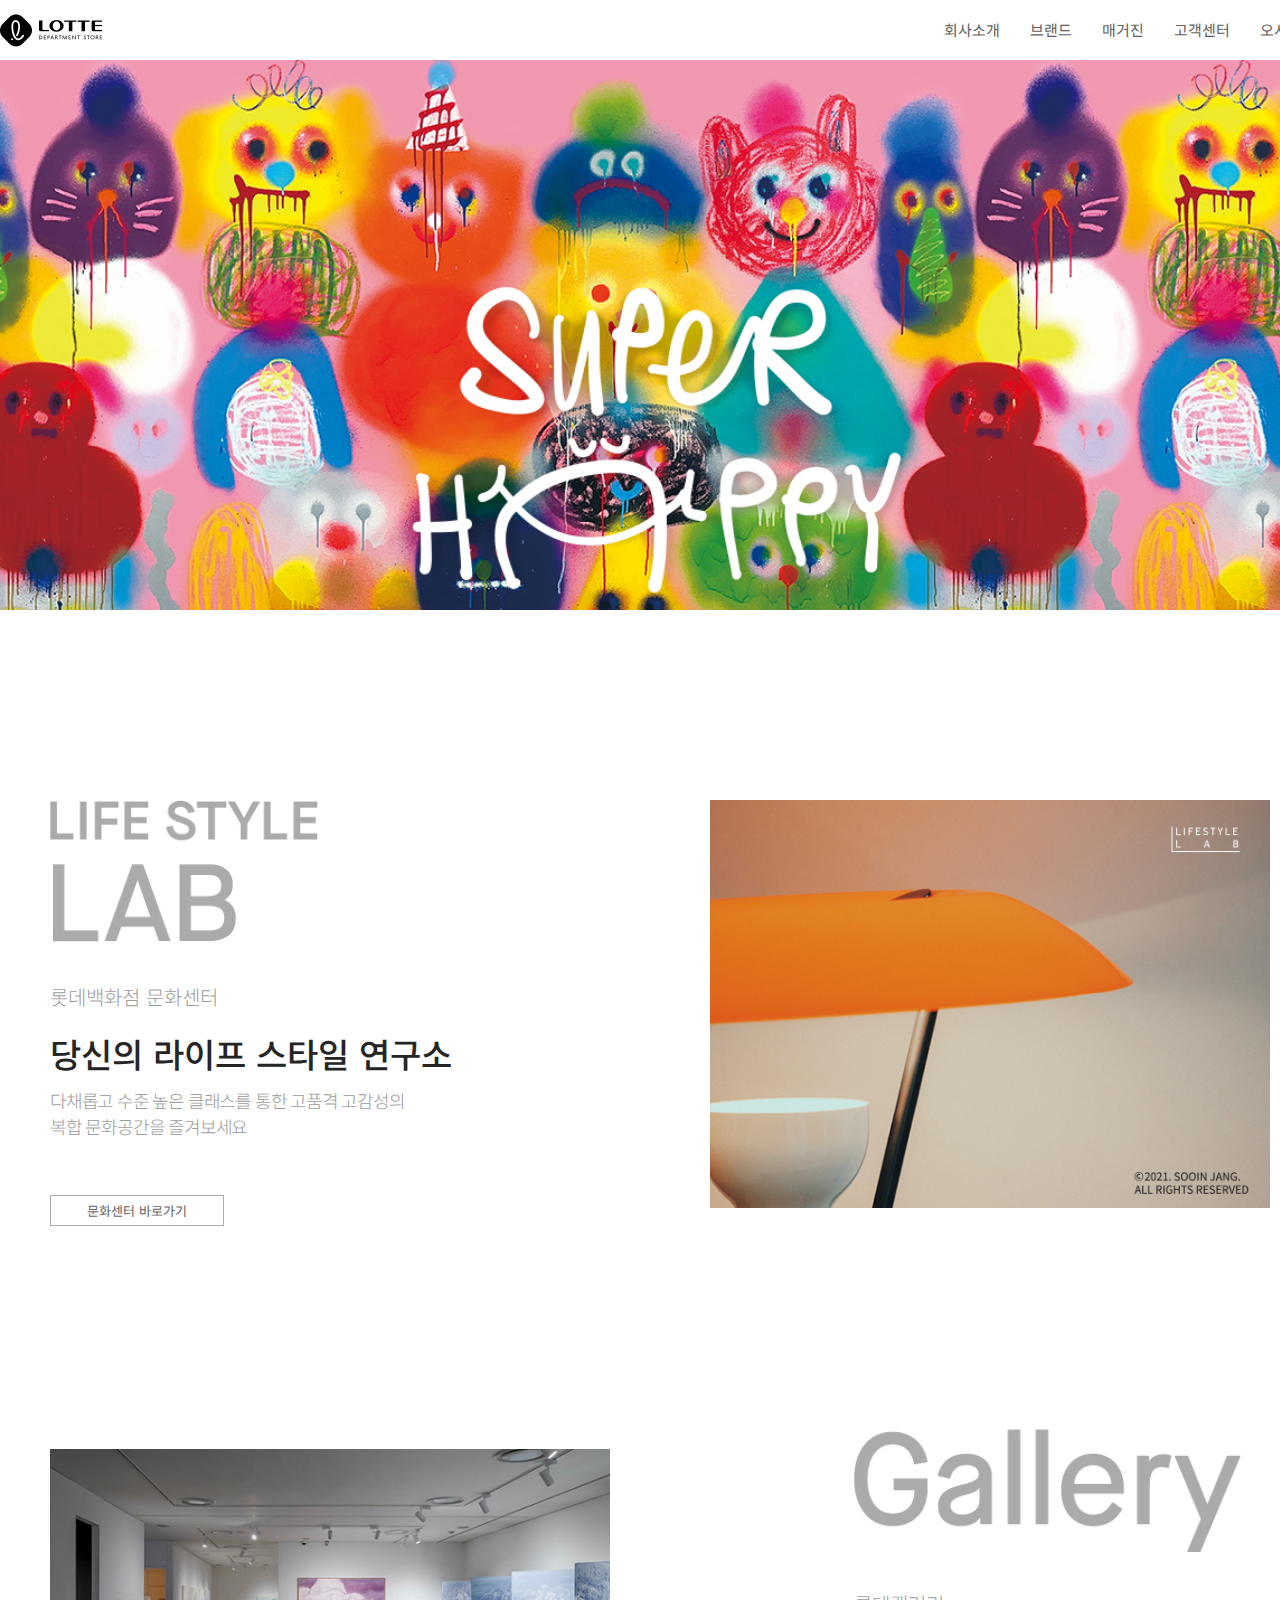
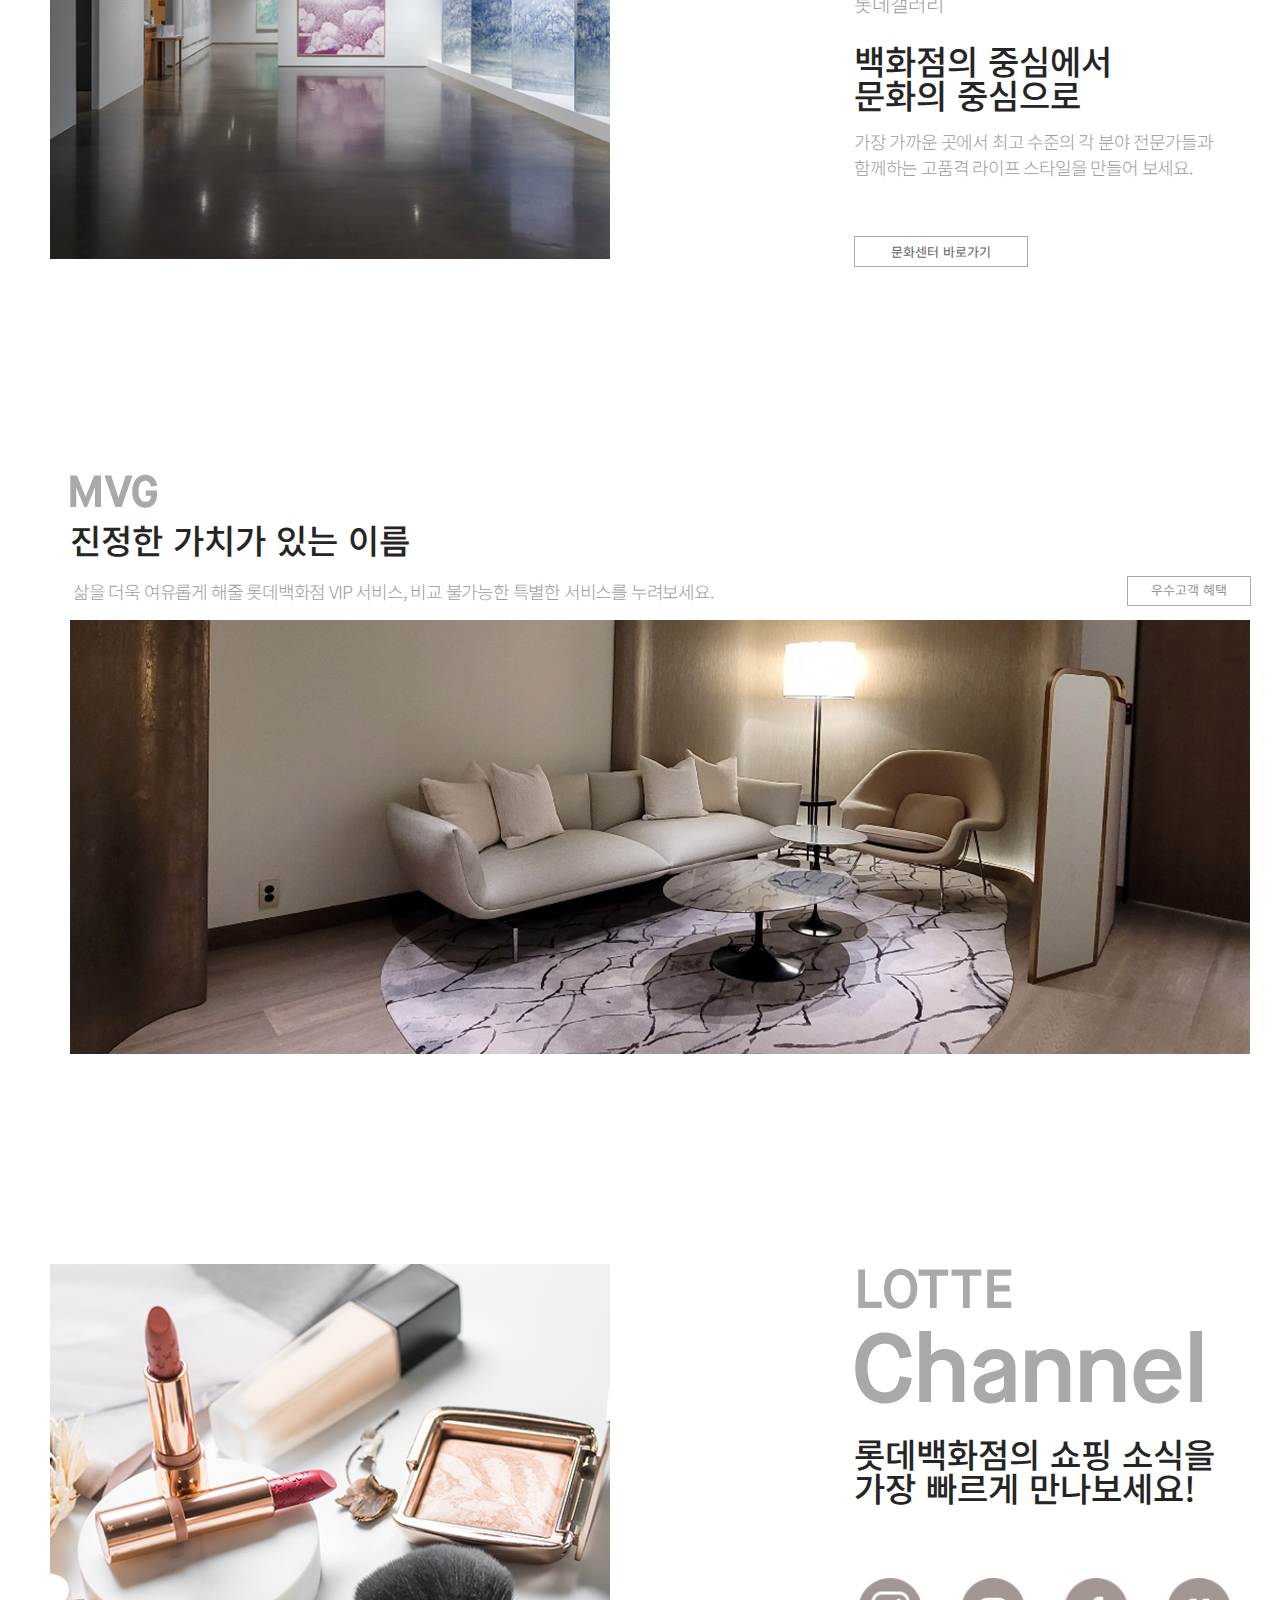
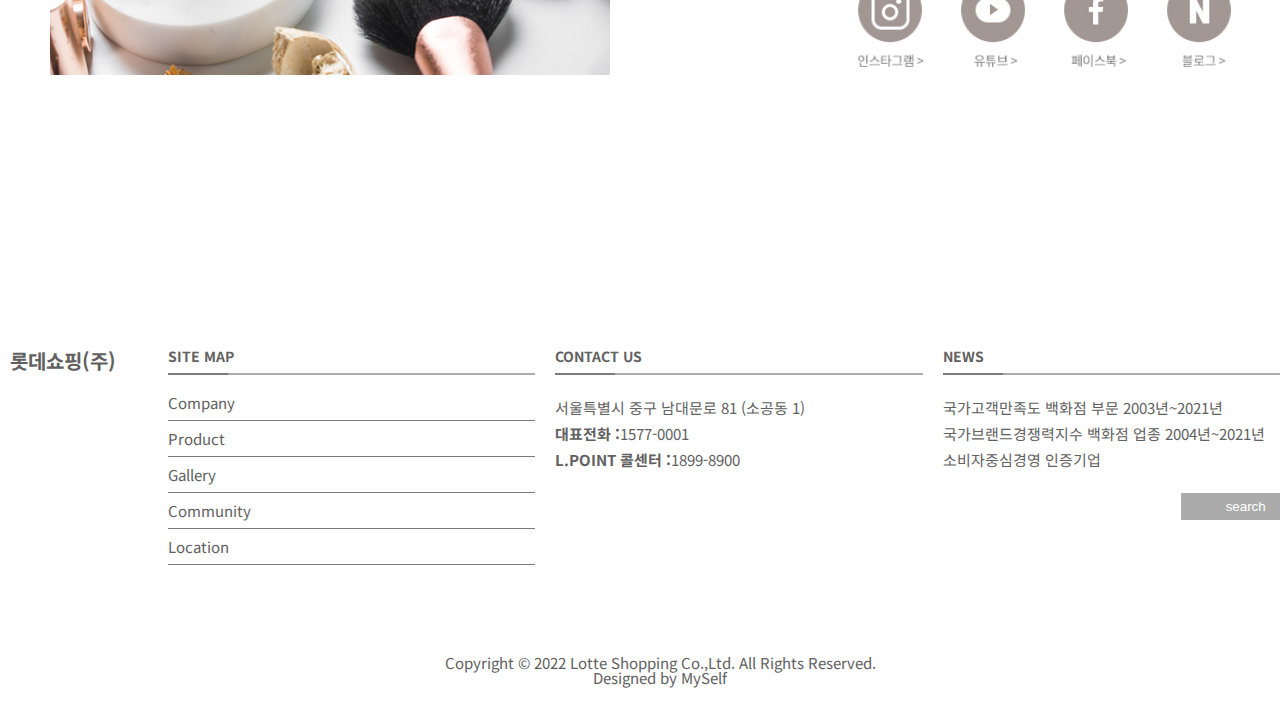
<file: index.html>
<!DOCTYPE html>
<html lang="ko" dir="ltr">
  <head>
    <title>롯데백화점</title>
    <meta charset="utf-8">
    <meta name="viewport" content="width=device-width, initial-scale=1, maximum-scale=1, minimum-scale=1, user-scalable=no">
    <link rel="stylesheet" href="./css/style.min.css">
    <script type="text/javascript" src="./js/jquery.min.js"></script>
    <script type="text/javascript" src="./js/common.js"></script>
  </head>
  <body>
    <div id="wrap">
      <header id="header">
        <!--로고-->
        <h1 id="top-logo">
          <a href="./index.html">LOTTE DEPARTMENT STORE</a>
        </h1>
        <!--메인메뉴-->
        <nav id="top-nav">
          <ul>
            <li>
              <a href="./company/introduce.html">회사소개</a>
              <ul class="sub-menu">
                <li><a href="./company/introduce.html">백화점소개</a></li>
                <li><a href="./company/ci.html">CI</a></li>
                <li><a href="./company/history.html">연혁</a></li>
              </ul>
            </li>
            <li><a href="./product/product.html">브랜드</a></li>
            <li><a href="./gallery/gallery.html">매거진</a></li>
            <li>
              <a href="./community/notice.html">고객센터</a>
              <ul class="sub-menu">
                <li><a href="./community/notice.html">공지사항</a></li>
                <li><a href="./community/faq.html">자주하는 질문</a></li>
              </ul>
            </li>
            <li><a href="./location/location.html">오시는 길</a></li>
          </ul>
        </nav>
      </header>
      <main>
        <!-- 메인배너 -->
        <div class="mainbanner"></div>
        <!-- 컨텐츠 영역 -->
        <div class="container">
          <div class="content">
            <div class="inner">
              <div class="box items_2">
                <div class="items">
                  <div class="culture_title"></div>
                  <p class="txt01">롯데백화점 문화센터</p>
                  <p class="txt02">당신의 라이프 스타일 연구소</p>
                  <p class="txt03">다채롭고 수준 높은 클래스를 통한 고품격 고감성의<br>복합 문화공간을 즐겨보세요</p>
                  <a href="./company/introduce.html" class="gbtn">문화센터 바로가기</a>
                </div>
                <div class="items">
                  <img src="./img/culture.jpg" alt="culture">
                </div>
              </div>
              <div class="box items_2">
                <div class="items">
                  <img src="./img/gallery.jpg" alt="gallery">
                </div>
                <div class="items right">
                  <div class="gallery_title"></div>
                  <p class="txt01">롯데갤러리</p>
                  <p class="txt02">백화점의 중심에서<br>문화의 중심으로</p>
                  <p class="txt03">가장 가까운 곳에서 최고 수준의 각 분야 전문가들과<br>함께하는 고품격 라이프 스타일을 만들어 보세요.</p>
                  <a href="./company/introduce.html" class="gbtn">문화센터 바로가기</a>
                </div>
              </div>
            </div>
            <div class="main_mvg">
              <div class="inner">
                <div class="mvg_title"></div>
                  <div class="txt02">진정한 가치가 있는 이름</div>
                  <div class="txt03">삶을 더욱 여유롭게 해줄 롯데백화점 VIP 서비스, 비교 불가능한 특별한 서비스를 누려보세요.</div>
                  <a href="#" class="gbtn">우수고객 혜택</a>
                  <div class="mvg_img">
                    <img src="./img/mvg_large.jpg" alt="mvg">
                  </div>
              </div>
            </div>
            <div class="inner main_sns">
              <div class="box items_2">
                <div class="items">
                  <img src="./img/main_sns.jpg" alt="sns">
                </div>
                <div class="items right">
                  <div class="sns_title"></div>
                  <p class="txt02">롯데백화점의 쇼핑 소식을<br>가장 빠르게 만나보세요!</p>
                  <div class="btn-list-wrap">
                    <ul class="btn_list">
                      <li>
                        <a href="https://www.instagram.com/lotteshopping/">
                          <img src="./img/main_sns_01.jpg" alt="instagram">
                        </a>
                      </li>
                      <li>
                        <a href="https://www.youtube.com/channel/UCpBkdV5sGB9v80H8XTewtcg">
                          <img src="./img/main_sns_02.jpg" alt="youtube">
                        </a>
                      </li>
                      <li>
                        <a href="https://www.facebook.com/LOTTEshopping/">
                          <img src="./img/main_sns_03.jpg" alt="facebook">
                        </a>
                      </li>
                      <li>
                        <a href="https://blog.naver.com/the_shoppers">
                          <img src="./img/main_sns_04.jpg" alt="naver">
                        </a>
                      </li>
                    </ul>
                  </div>
                </div>
              </div>
            </div>
          </div>
        </div>
      </main>
      <footer id="footer">
        <!-- footer 상단 영역 -->
        <div class="footer-top">
          <div class="container">
            <div class="row">
              <div class="column footer-logo">
                <!-- footer logo -->
                <h3>롯데쇼핑(주)</h3>
              </div>
              <div class="column">
                <!-- site map -->
                <h4>site map</h4>
                <ul>
                  <li><a href="./company/introduce.html">Company</a></li>
                  <li><a href="./product/product.html">Product</a></li>
                  <li><a href="./gallery/gallery.html">Gallery</a></li>
                  <li><a href="./community/notice.html">Community</a></li>
                  <li><a href="./location/location.html">Location</a></li>
                </ul>
              </div>
              <div class="column">
                <!-- contact us -->
                <h4>contact us</h4>
                <p>
                  서울특별시 중구 남대문로 81 (소공동 1)<br>
                  <strong>대표전화 :</strong><a href="tel:+82-10-0000-0000">1577-0001<br></a>
                  <strong>L.POINT 콜센터 :</strong><a href="tel:+82-10-0000-0000">1899-8900</a>
                </p>
              </div>
              <div class="column news">
                <!-- news -->
                <h4>news</h4>
                <p>국가고객만족도 백화점 부문 2003년~2021년<br>
                 국가브랜드경쟁력지수 백화점 업종 2004년~2021년<br>
                 소비자중심경영 인증기업
                </p>
                <form>
                  <input type="text" name="search"><input type="submit" value="search">
                </form>
              </div>
            </div>
          </div>
        </div>
        <!-- footer 하단 영역 -->
        <div class="container">
          <div class="copyright">
            Copyright &copy 2022 Lotte Shopping Co.,Ltd. All Rights Reserved.
          </div>
          <div class="credits">
            Designed by <a href="mailto:aaa@naver.com">MySelf</a>
          </div>
        </div>
      </footer>
    </div>
  </body>
</html>
</file>
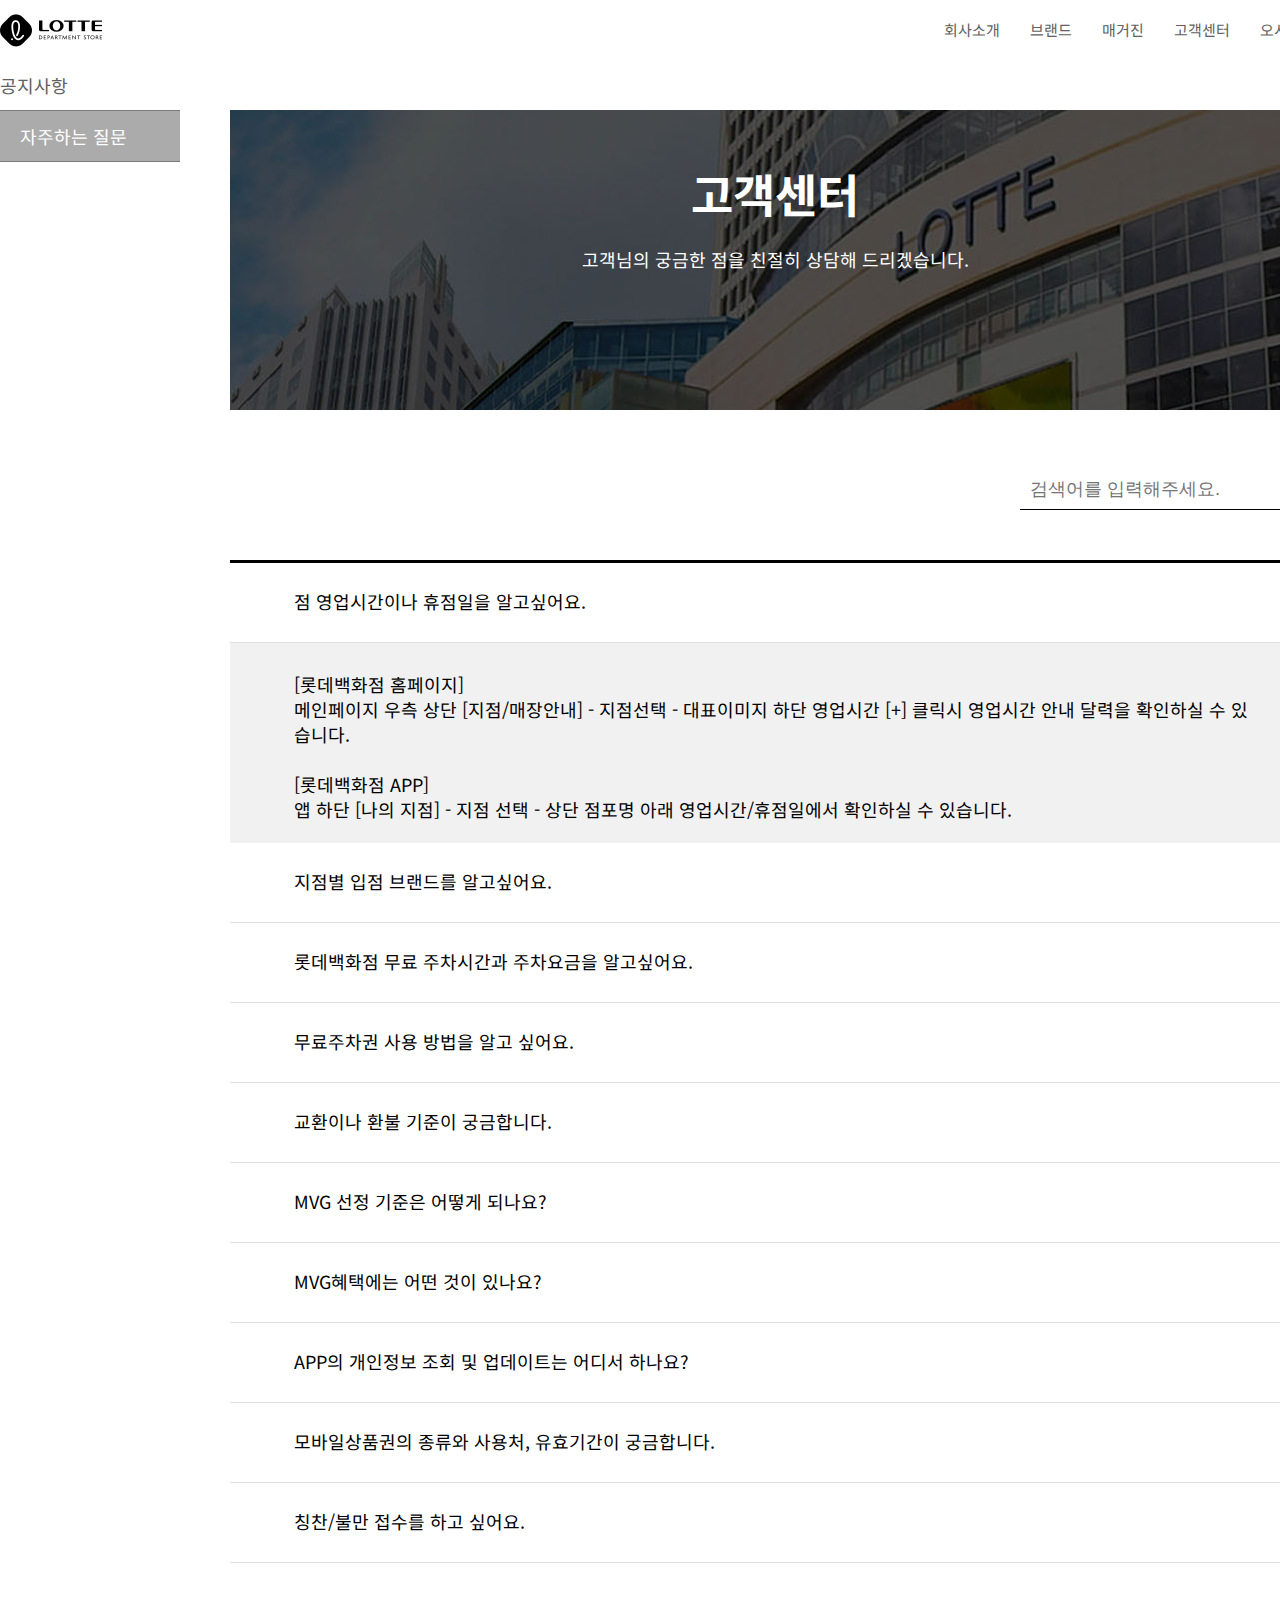
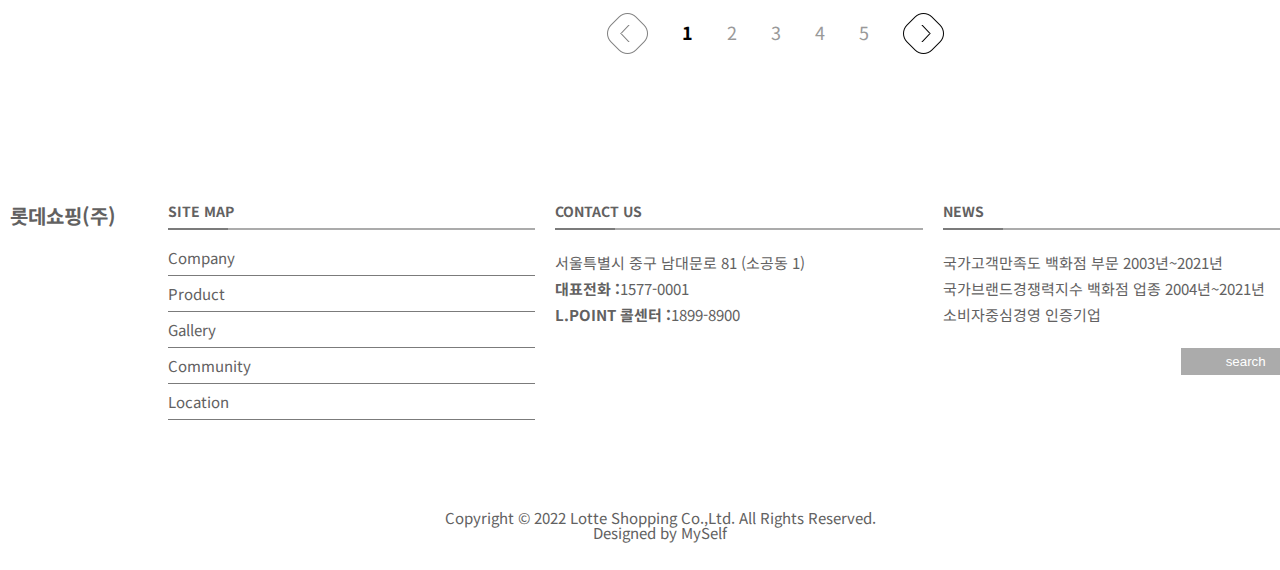
<file: community/faq.html>
<!DOCTYPE html>
<html lang="ko" dir="ltr">
  <head>
    <meta charset="utf-8">
    <meta name="viewport" content="width=device-width, initial-scale=1, maximum-scale=1, minimum-scale=1, user-scalable=no">
    <title>롯데백화점</title>
    <link rel="stylesheet" href="../css/style.min.css">
    <script type="text/javascript" src="../js/jquery.min.js"></script>
    <script type="text/javascript" src="../js/common.js"></script>
  </head>
  <body class="subpage faq">
    <div id="wrap">
      <header id="header">
        <!--로고-->
        <h1 id="top-logo">
          <a href="../index.html">롯데백화점</a>
        </h1>
        <!--메인메뉴-->
        <nav id="top-nav">
          <ul>
            <li>
              <a href="../company/introduce.html">회사소개</a>
              <ul class="sub-menu">
                <li><a href="../company/introduce.html">백화점소개</a></li>
                <li><a href="../company/ci.html">CI</a></li>
                <li><a href="../company/history.html">연혁</a></li>
              </ul>
            </li>
            <li><a href="../product/product.html">브랜드</a></li>
            <li><a href="../gallery/gallery.html">매거진</a></li>
            <li>
              <a href="../community/notice.html">고객센터</a>
              <ul class="sub-menu">
                <li><a href="../community/notice.html">공지사항</a></li>
                <li><a href="../community/faq.html">자주하는 질문</a></li>
              </ul>
            </li>
            <li><a href="../location/location.html">오시는 길</a></li>
          </ul>
        </nav>
      </header>
      <main>
        <!-- 메인배너 -->
      <div class="container">
          <!-- 왼쪽 메뉴 -->
          <aside id="lnb">
            <ul>
              <li><a href="../community/notice.html">공지사항</a></li>
              <li><a class="on" href="../community/faq.html">자주하는 질문</a></li>
            </ul>
          </aside>
          <!-- 컨텐츠 본문 영역 -->
          <div class="content">
            <div class="notice_visual">
              <div class="inner">
                <h2 class="tit">고객센터</h2>
                <p class="txt">고객님의 궁금한 점을 친절히 상담해 드리겠습니다.</p>
              </div>
            </div>
            <div class="tblTop_box">
              <div class="rightTop_box">
                <div class="search_box01">
                  <input type="text" name="searchCustomer" id="searchCustomer" title="검색어를 입력해주세요." value="" placeholder="검색어를 입력해주세요." class="search_txt_input">
                  <button type="button" class="search_btn"><span class="blind">검색하기</span></button>
                </div>
              </div>
            </div>
            <div class="inner">
              <div class="accordion">
                <dl>
                  <dt>점 영업시간이나 휴점일을 알고싶어요.</dt>
                  <dd>
                    <p>
                      [롯데백화점 홈페이지]
                      <br>
                      메인페이지 우측 상단 [지점/매장안내] - 지점선택 - 대표이미지 하단 영업시간 [+] 클릭시 영업시간 안내 달력을 확인하실 수 있습니다.
                      <br>
                      <br>
                      [롯데백화점 APP]
                      <br>
                      앱 하단 [나의 지점] - 지점 선택 - 상단 점포명 아래 영업시간/휴점일에서 확인하실 수 있습니다.
                    </p>
                  </dd>
                  <dt>지점별 입점 브랜드를 알고싶어요.</dt>
                  <dd>
                    <p>
                      백화점 홈페이지의 상단 우측 [지점/매장안내], 또는 백화점 APP의 하단 [나의 지점]에서 점별/층별 입점브랜드를 확인하실 수 있습니다.
                      <br>
                      홈페이지에 안내 되어있지 않은 브랜드가 있다면 대표전화로 문의주시면 친절하게 답해드리겠습니다.
                      <br>
                      <br>
                      ※ 대표전화 : 1577-0001
                    </p>
                  </dd>
                  <dt>롯데백화점 무료 주차시간과 주차요금을 알고싶어요.</dt>
                  <dd>
                    <p>
                      점별 무료 주차 시간과 주차 요금은 상이합니다.
                      <br>
                      홈페이지 [지점/매장 안내] 또는 롯데백화점 APP 좌측 하단 [OOO님] > [주차서비스/무료주차권] 메뉴에서 자세한 내용을 확인하실 수 있습니다.
                    </p>
                  </dd>
                  <dt>무료주차권 사용 방법을 알고 싶어요.</dt>
                  <dd>
                    <p>
                      APP 좌측 하단 [OOO님] > 주차서비스/무료주차권 > 정산소 직원에게 제시 또는 앱 내 무료주차권 등록(무인정산기 운영 점)
                      <br>
                      ※ 단, 점별 주차장 상황에 따라 사용 시간 및 주차증 증정수량 등은 다를 수 있으니, 자세한 사항은 해당점 상담실로 문의하시기 바랍니다.
                      <br>
                      ※ 점별 상담실 전화번호 조회 : APP 좌측 하단 [OOO님] → 롯데백화점 서비스 → 상담실 안내
                    </p>
                  </dd>
                  <dt>교환이나 환불 기준이 궁금합니다.</dt>
                  <dd>
                    <p>
                      제품 구입 후 7일 이내에 해당 구입처에 방문하시면 교환 및 환불이 가능합니다.
                      <br>
                      (단, 브랜드 자체 규정이 있을 경우 해당 규정에 따름)
                      <br>
                      <br>
                      고객님께서 구매하신 결제 형태(현금, 신용카드 등)에 따른 처리를 위해 영수증을 지참하셔야 가능합니다.
                      <br>
                      (단, 카드로 구입 시 해당 점 카드센터에서 구매내역을 확인한 후 환불이 가능)
                    </p>
                  </dd>
                  <dt>MVG 선정 기준은 어떻게 되나요?</dt>
                  <dd>
                    <p>
                      MVG는 매출합산 기간 내에 롯데백화점 전점, 에비뉴엘, 영플라자, 아울렛, 롯데몰(월드점 제외)에서 구매하신 실적으로
                      <br>
                      5개의 등급으로(AVENUEL, MVG-Lenith, MVG-Prestige, MVG-Crown, MVG-Ace) 선정되어 운영되고 있습니다.
                      <br>
                      <br>
                      MVG 선정 기준은 매년 변경될 수 있으며 MVG 선정 기준과 관련된 보다 자세한 사항은
                      롯데백화점 홈페이지/ 모바일 APP 우수고객 혜택안내를 통해 확인하시길 바랍니다.
                    </p>
                  </dd>
                  <dt>MVG혜택에는 어떤 것이 있나요?</dt>
                  <dd>
                    <p>
                      주요 혜택으로는 라운지 이용, 발레파킹, 무료주차, 롯데카드 에누리 쿠폰, 명절 감사품 신청 등이 있습니다.
                      <br>
                      등급별 혜택이 상이하니 우수고객 혜택 안내에서 자세한 내용을 확인해주세요.
                    </p>
                  </dd>
                  <dt>APP의 개인정보 조회 및 업데이트는 어디서 하나요?</dt>
                  <dd>
                    <p>APP 메인 좌측 하단 [OOO님] > 좌측 상단 [설정] (톱니바퀴 아이콘) > 회원정보 확인/변경 > 본인인증 후 개인정보 조회 및 업데이트 가능합니다.</p>
                  </dd>
                  <dt>모바일상품권의 종류와 사용처, 유효기간이 궁금합니다.</dt>
                  <dd>
                    <p>
                      ㆍ일반형 모바일상품권
                      <br>
                        - 사용처 : 롯데백화점, 롯데아울렛, 롯데몰(월드타워 쇼핑몰 제외), 롯데ON, 롯데마트, 롯데슈퍼, 롭스, 롯데하이마트, 롯데시네마, 세븐일레븐, L.POINT 전환 가능
                      <br>
                      <br>
                      ㆍ이벤트형 모바일상품권
                      <br>
                        - 사용처 : 롯데백화점, 롯데아울렛, 롯데몰 오프라인 매장만 사용 가능 ※월드타워 쇼핑몰, 백화점에 입점 되어 있는 하이마트 제외
                    </p>
                  </dd>
                  <dt>칭찬/불만 접수를 하고 싶어요.</dt>
                  <dd>
                    <p>
                      고객님의 소중한 의견을 각 점에 위치한 고객상담실이나 홈페이지 온라인/모바일 상담실로 접수하시면 기입하신 이메일이나 전화로 답변 드리겠습니다.
                      <br>
                      <br>
                      아울렛은 대표전화로 연락주시면 친절히 안내해 드리겠습니다.
                      <br>
                      ※ 대표전화 : 1577-0001
                    </p>
                  </dd>
                </dl>
              </div>
              <div class="paging pdb40">
                <div class="btn prev" style="opacity: .5;">
                  <a href="#" data-page="0">
                    <span class="blind">이전페이지 이동</span>
                  </a>
                </div>
                <strong class="current">1</strong>
                <a href="#" data-page="2">2</a>
                <a href="#" data-page="3">3</a>
                <a href="#" data-page="4">4</a>
                <a href="#" data-page="5">5</a>
                <div class="btn next">
                  <a href="#" data-page="2">
                    <span class="blind">다음페이지 이동</span>
                  </a>
                </div>
              </div>
            </div>
          </div>
        </div>
      </main>
      <footer id="footer">
        <!-- footer 상단 영역 -->
        <div class="footer-top">
          <div class="container">
            <div class="row">
              <div class="column footer-logo">
                <!-- footer logo -->
                <h3>롯데쇼핑(주)</h3>
              </div>
              <div class="column">
                <!-- site map -->
                <h4>site map</h4>
                <ul>
                  <li><a href="./company/introduce.html">Company</a></li>
                  <li><a href="./product/product.html">Product</a></li>
                  <li><a href="./gallery/gallery.html">Gallery</a></li>
                  <li><a href="./community/notice.html">Community</a></li>
                  <li><a href="./location/location.html">Location</a></li>
                </ul>
              </div>
              <div class="column">
                <!-- contact us -->
                <h4>contact us</h4>
                <p>
                  서울특별시 중구 남대문로 81 (소공동 1)<br>
                  <strong>대표전화 :</strong><a href="tel:+82-10-0000-0000">1577-0001<br></a>
                  <strong>L.POINT 콜센터 :</strong><a href="tel:+82-10-0000-0000">1899-8900</a>
                </p>
              </div>
              <div class="column news">
                <!-- news -->
                <h4>news</h4>
                <p>국가고객만족도 백화점 부문 2003년~2021년<br>
                 국가브랜드경쟁력지수 백화점 업종 2004년~2021년<br>
                 소비자중심경영 인증기업
                </p>
                <form>
                  <input type="text" name="search"><input type="submit" value="search">
                </form>
              </div>
            </div>
          </div>
        </div>
        <!-- footer 하단 영역 -->
        <div class="container">
          <div class="copyright">
            Copyright &copy 2022 Lotte Shopping Co.,Ltd. All Rights Reserved.
          </div>
          <div class="credits">
            Designed by <a href="mailto:aaa@naver.com">MySelf</a>
          </div>
        </div>
      </footer>
    </div>
  </body>
</html>
</file>
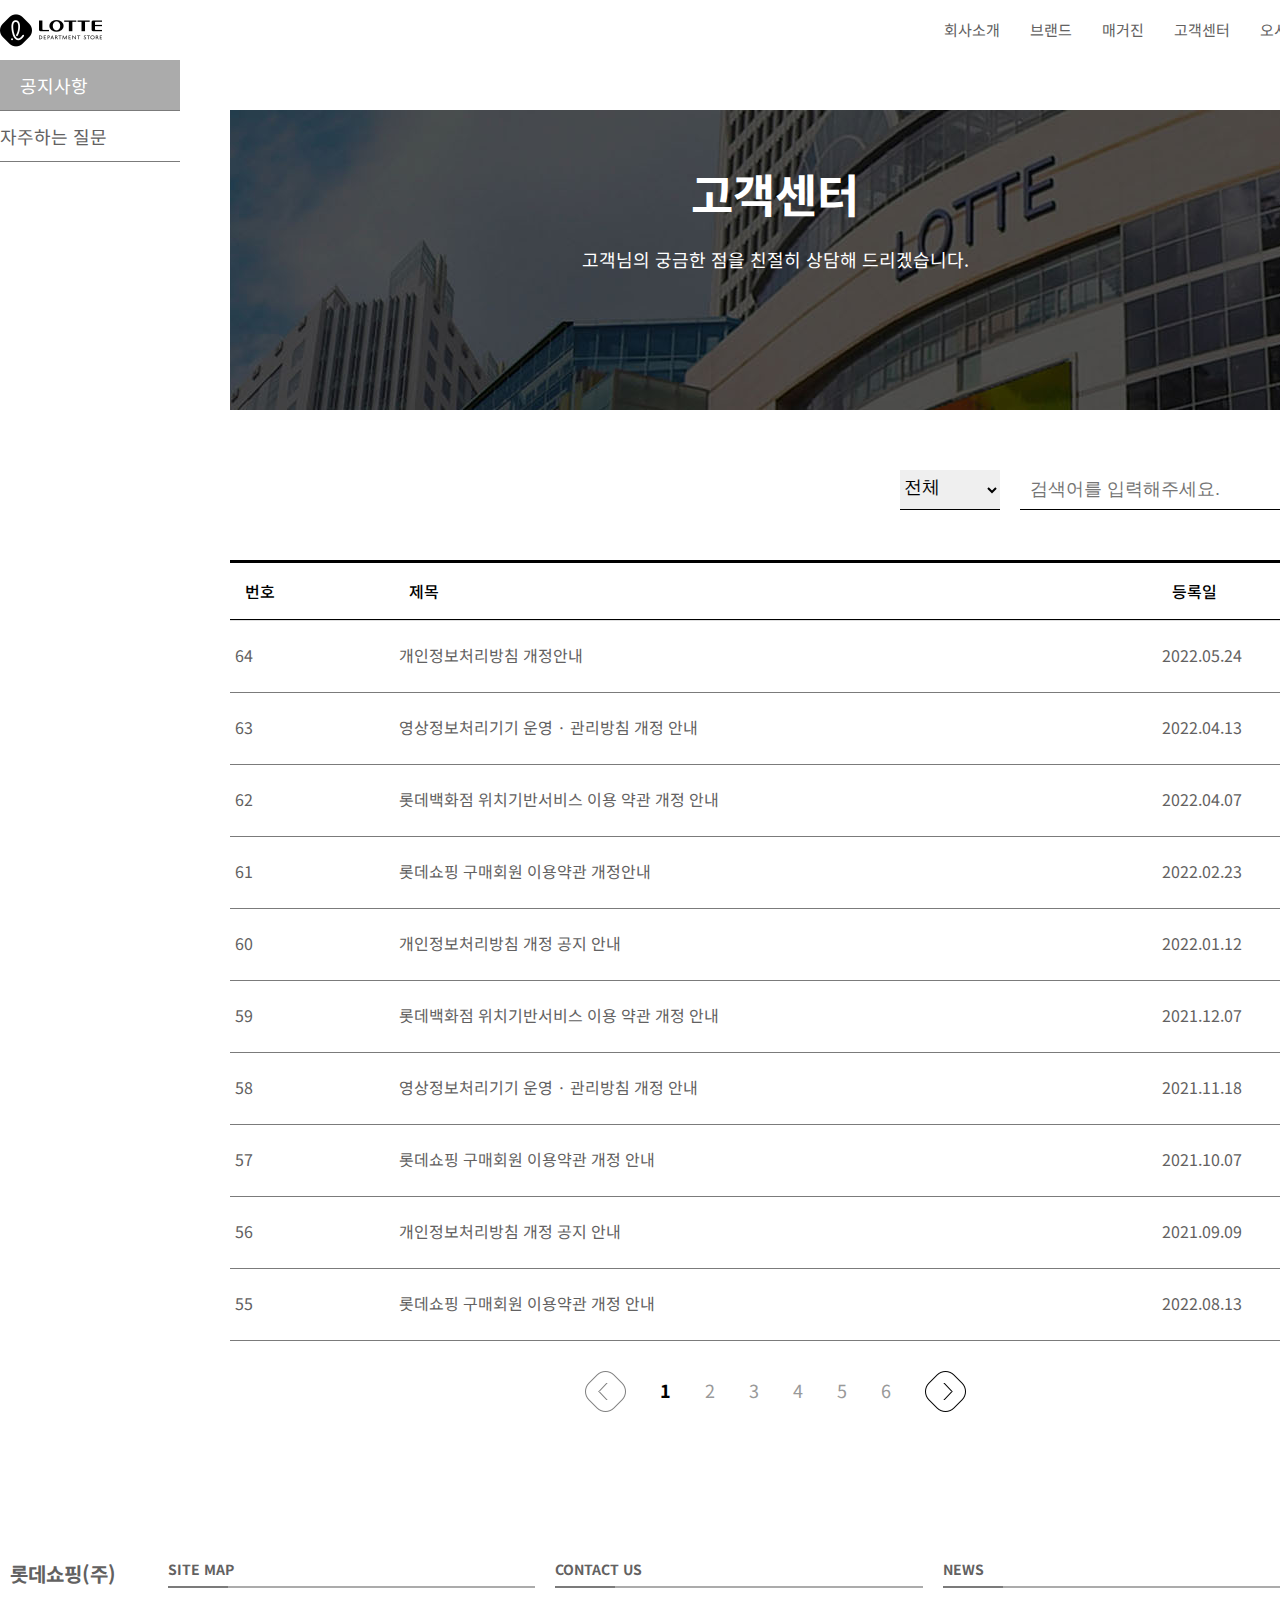
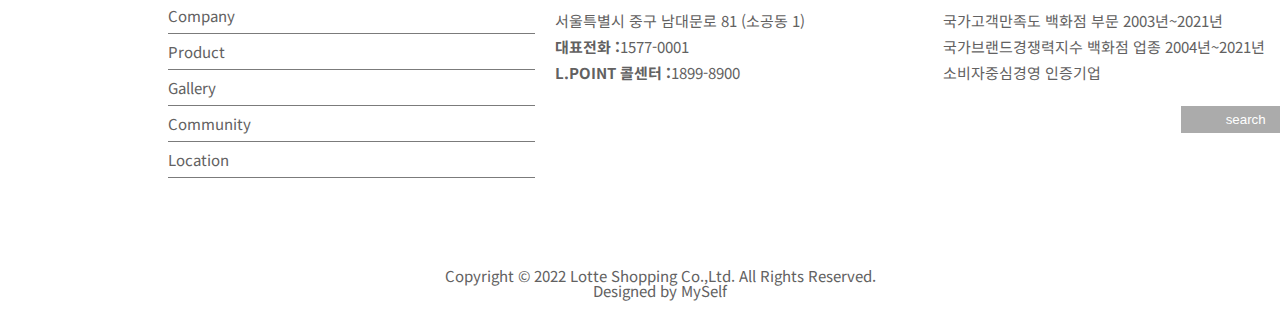
<file: community/notice.html>
<!DOCTYPE html>
<html lang="ko" dir="ltr">
<head>
  <meta charset="utf-8">
  <meta name="viewport" content="width=device-width, initial-scale=1, maximum-scale=1, minimum-scale=1, user-scalable=no">
  <title>롯데백화점</title>
  <link rel="stylesheet" href="../css/style.min.css">
  <script type="text/javascript" src="../js/jquery.min.js"></script>
  <script type="text/javascript" src="../js/common.js"></script>
</head>
<body class="subpage notice">
  <div id="wrap">
    <header id="header">
      <!--로고-->
      <h1 id="top-logo">
        <a href="../index.html">롯데백화점</a>
      </h1>
        <!--메인메뉴-->
        <nav id="top-nav">
          <ul>
            <li>
              <a href="../company/introduce.html">회사소개</a>
              <ul class="sub-menu">
                <li><a href="../company/introduce.html">백화점소개</a></li>
                <li><a href="../company/ci.html">CI</a></li>
                <li><a href="../company/history.html">연혁</a></li>
              </ul>
            </li>
            <li><a href="../product/product.html">브랜드</a></li>
            <li><a href="../gallery/gallery.html">매거진</a></li>
            <li>
              <a href="../community/notice.html">고객센터</a>
              <ul class="sub-menu">
                <li><a href="../community/notice.html">공지사항</a></li>
                <li><a href="../community/faq.html">자주하는 질문</a></li>
              </ul>
            </li>
            <li><a href="../location/location.html">오시는 길</a></li>
          </ul>
        </nav>
      </header>
      <main>
        <!-- 메인배너 -->
        <div class="container">
          <!-- 왼쪽 메뉴 -->
          <aside id="lnb">
            <ul>
              <li><a class="on" href="../community/notice.html">공지사항</a></li>
              <li><a href="../community/faq.html">자주하는 질문</a></li>
            </ul>
          </aside>
          <!-- 컨텐츠 본문 영역 -->
          <div class="content">
            <div class="notice_visual">
              <div class="inner">
                <h2 class="tit">고객센터</h2>
                <p class="txt">고객님의 궁금한 점을 친절히 상담해 드리겠습니다.</p>
              </div>
            </div>
            <div class="tblTop_box">
              <div class="rightTop_box">
                <select title="검색어를 선택해주세요." class="select01">
                  <option value="all">전체</option>
                  <option value="all">제목</option>
                  <option value="all">내용</option>
                </select>
                <div class="search_box01">
                  <input type="text" name="searchCustomer" id="searchCustomer" title="검색어를 입력해주세요." value="" placeholder="검색어를 입력해주세요." class="search_txt_input">
                  <button type="button" class="search_btn"><span class="blind">검색하기</span></button>
                </div>
              </div>
            </div>
            <div class="tbl_box">
              <div class="inner">
                <div class="tbl-header">
                  <table>
                    <colgroup>
                      <col style="width: 15%;">
                      <col style="*">
                      <col style="width: 15%;">
                    </colgroup>
                    <thead>
                      <tr>
                        <th>번호</th>
                        <th>제목</th>
                        <th>등록일</th>
                      </tr>
                    </thead>
                  </table>
                </div>
                <div class="tbl-content">
                  <table>
                    <colgroup>
                      <col style="width: 15%;">
                      <col style="*">
                      <col style="width: 15%;">
                    </colgroup>
                    <tbody>
                      <tr>
                        <td>64</td>
                        <td>개인정보처리방침 개정안내</td>
                        <td>2022.05.24</td>
                      </tr>
                      <tr>
                        <td>63</td>
                        <td>영상정보처리기기 운영 · 관리방침 개정 안내</td>
                        <td>2022.04.13</td>
                      </tr>
                      <tr>
                        <td>62</td>
                        <td>롯데백화점 위치기반서비스 이용 약관 개정 안내</td>
                        <td>2022.04.07</td>
                      </tr>
                      <tr>
                        <td>61</td>
                        <td>롯데쇼핑 구매회원 이용약관 개정안내</td>
                        <td>2022.02.23</td>
                      </tr>
                      <tr>
                        <td>60</td>
                        <td>개인정보처리방침 개정 공지 안내</td>
                        <td>2022.01.12</td>
                      </tr>
                      <tr>
                        <td>59</td>
                        <td>롯데백화점 위치기반서비스 이용 약관 개정 안내</td>
                        <td>2021.12.07</td>
                      </tr>
                      <tr>
                        <td>58</td>
                        <td>영상정보처리기기 운영 · 관리방침 개정 안내</td>
                        <td>2021.11.18</td>
                      </tr>
                      <tr>
                        <td>57</td>
                        <td>롯데쇼핑 구매회원 이용약관 개정 안내</td>
                        <td>2021.10.07</td>
                      </tr>
                      <tr>
                        <td>56</td>
                        <td>개인정보처리방침 개정 공지 안내</td>
                        <td>2021.09.09</td>
                      </tr>
                      <tr>
                        <td>55</td>
                        <td>롯데쇼핑 구매회원 이용약관 개정 안내</td>
                        <td>2022.08.13</td>
                      </tr>
                    </tbody>
                  </table>
                </div>
                <div class="paging pdb40">
                  <div class="btn prev" style="opacity: .5;">
                    <a href="#" data-page="0">
                      <span class="blind">이전페이지 이동</span>
                    </a>
                  </div>
                  <strong class="current">1</strong>
                  <a href="#" data-page="2">2</a>
                  <a href="#" data-page="3">3</a>
                  <a href="#" data-page="4">4</a>
                  <a href="#" data-page="5">5</a>
                  <a href="#" data-page="6">6</a>
                  <div class="btn next">
                    <a href="#" data-page="2">
                      <span class="blind">다음페이지 이동</span>
                    </a>
                  </div>
                </div>
              </div>
            </div>
          </div>
        </div>
      </main>
      <footer id="footer">
        <!-- footer 상단 영역 -->
        <div class="footer-top">
          <div class="container">
            <div class="row">
              <div class="column footer-logo">
                <!-- footer logo -->
                <h3>롯데쇼핑(주)</h3>
              </div>
              <div class="column">
                <!-- site map -->
                <h4>site map</h4>
                <ul>
                  <li><a href="./company/introduce.html">Company</a></li>
                  <li><a href="./product/product.html">Product</a></li>
                  <li><a href="./gallery/gallery.html">Gallery</a></li>
                  <li><a href="./community/notice.html">Community</a></li>
                  <li><a href="./location/location.html">Location</a></li>
                </ul>
              </div>
              <div class="column">
                <!-- contact us -->
                <h4>contact us</h4>
                <p>
                  서울특별시 중구 남대문로 81 (소공동 1)<br>
                  <strong>대표전화 :</strong><a href="tel:+82-10-0000-0000">1577-0001<br></a>
                  <strong>L.POINT 콜센터 :</strong><a href="tel:+82-10-0000-0000">1899-8900</a>
                </p>
              </div>
              <div class="column news">
                <!-- news -->
                <h4>news</h4>
                <p>국가고객만족도 백화점 부문 2003년~2021년<br>
                 국가브랜드경쟁력지수 백화점 업종 2004년~2021년<br>
                 소비자중심경영 인증기업
                </p>
                <form>
                  <input type="text" name="search"><input type="submit" value="search">
                </form>
              </div>
            </div>
          </div>
        </div>
        <!-- footer 하단 영역 -->
        <div class="container">
          <div class="copyright">
            Copyright &copy 2022 Lotte Shopping Co.,Ltd. All Rights Reserved.
          </div>
          <div class="credits">
            Designed by <a href="mailto:aaa@naver.com">MySelf</a>
          </div>
        </div>
      </footer>
    </div>
  </body>
</html>
</file>
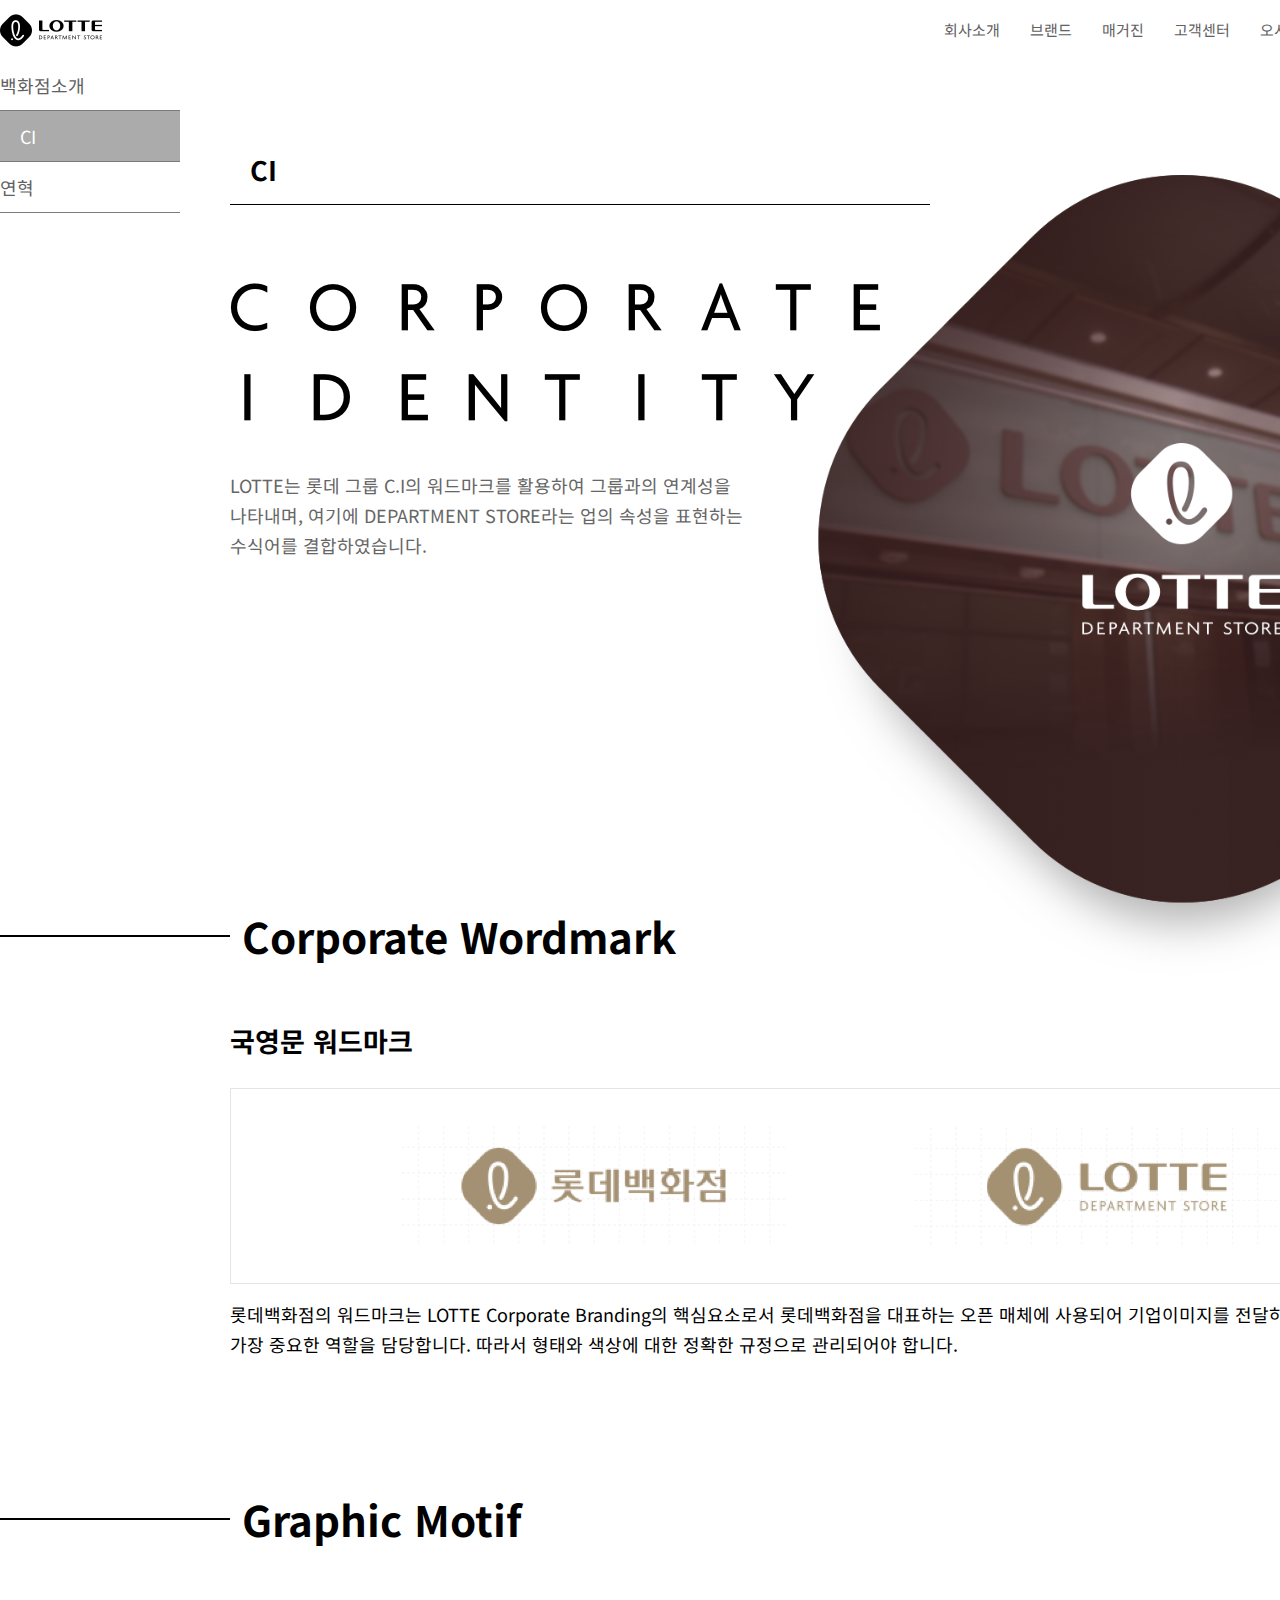
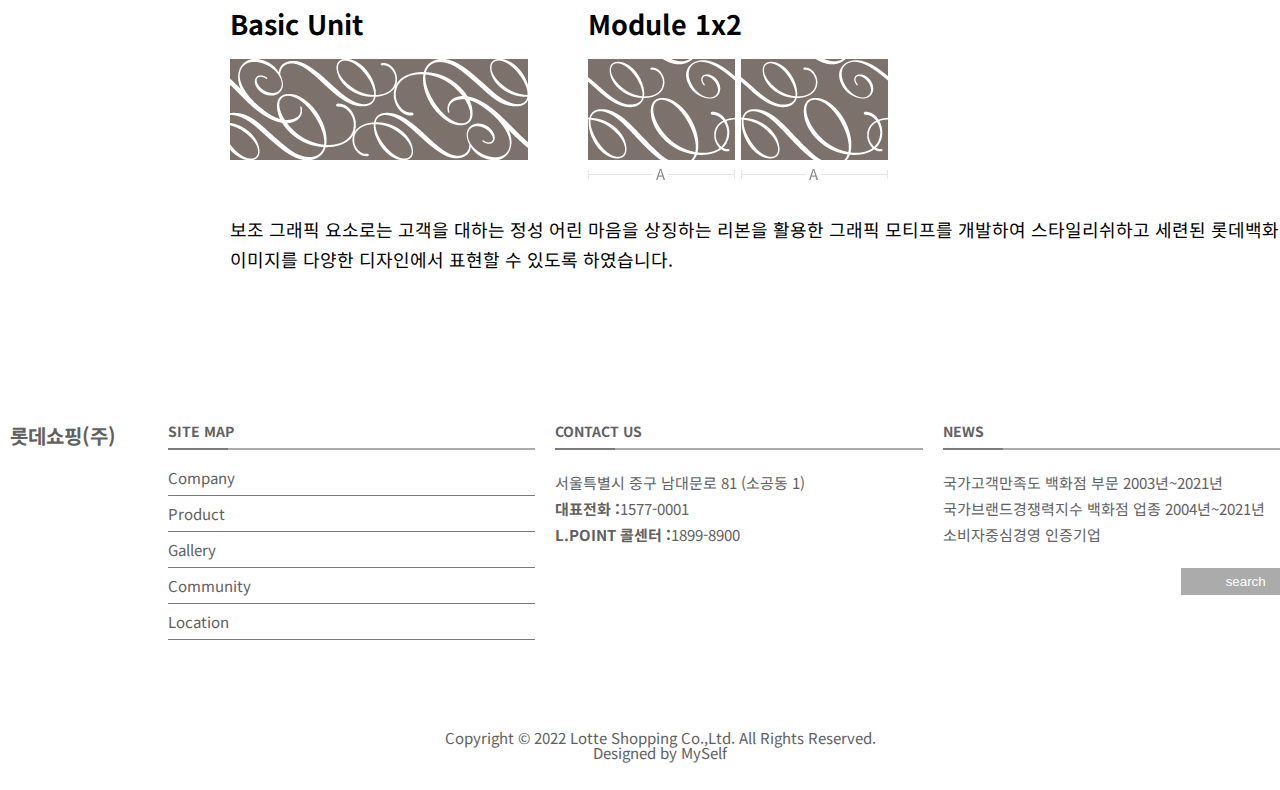
<file: company/ci.html>
<!DOCTYPE html>
<html lang="ko" dir="ltr">
  <head>
    <meta charset="utf-8">
    <meta name="viewport" content="width=device-width, initial-scale=1, maximum-scale=1, minimum-scale=1, user-scalable=no">
    <title>롯데백화점</title>
    <link rel="stylesheet" href="../css/style.min.css">
    <script type="text/javascript" src="../js/jquery.min.js"></script>
    <script type="text/javascript" src="../js/common.js"></script>
  </head>
  <body class="subpage ci">
    <div id="wrap">
      <header id="header">
        <!--로고-->
        <h1 id="top-logo">
          <a href="../index.html">롯데백화점</a>
        </h1>
        <!--메인메뉴-->
        <nav id="top-nav">
          <ul>
            <li>
              <a href="../company/introduce.html">회사소개</a>
              <ul class="sub-menu">
                <li><a href="../company/introduce.html">백화점소개</a></li>
                <li><a href="../company/ci.html">CI</a></li>
                <li><a href="../company/history.html">연혁</a></li>
              </ul>
            </li>
            <li><a href="../product/product.html">브랜드</a></li>
            <li><a href="../gallery/gallery.html">매거진</a></li>
            <li>
              <a href="../community/notice.html">고객센터</a>
              <ul class="sub-menu">
                <li><a href="../community/notice.html">공지사항</a></li>
                <li><a href="../community/faq.html">자주하는 질문</a></li>
              </ul>
            </li>
            <li><a href="../location/location.html">오시는 길</a></li>
          </ul>
        </nav>
      </header>
      <main>
        <!-- 메인배너 -->
      <div class="container">
          <!-- 왼쪽 메뉴 -->
          <aside id="lnb">
            <ul>
              <li><a href="../company/introduce.html">백화점소개</a></li>
              <li><a href="../company/ci.html">CI</a></li>
              <li><a href="../company/history.html">연혁</a></li>
            </ul>
          </aside>
          <!-- 컨텐츠 본문 영역 -->
          <div class="content">
            <!-- <h2 class="sub-title"><span>CI</span></h2> -->
            <div class="inner">
              <div class="breadcrumb">
                <h3 class="tit">CI</h3>
              </div>
              <div class="box_top">
                <div class="items">
                  <p><img src="../img/ci/tit_identity.png" alt="ci_identity"></p>
                  <p class="txt">LOTTE는 롯데 그룹 C.I의 워드마크를 활용하여 그룹과의 연계성을
                  <br>나타내며, 여기에 DEPARTMENT STORE라는 업의 속성을 표현하는
                  <br>수식어를 결합하였습니다.
                  </p>
                </div>
              </div>
            </div>
            <div class="section">
              <p class="line_tit first">Corporate Wordmark</p>
              <p class="txt02">국영문 워드마크</p>
              <p class="ci_mark"><img src="../img/ci/img_wordmark.png" alt="ci_wordmark"></p>
              <p class="txt01">롯데백화점의 워드마크는 LOTTE Corporate Branding의 핵심요소로서
                 롯데백화점을 대표하는 오픈 매체에 사용되어 기업이미지를 전달하는<br>
                 가장 중요한 역할을 담당합니다. 따라서 형태와  색상에 대한 정확한 규정으로
                  관리되어야 합니다.
               </p>
            </div>
            <div class="section">
              <p class="line_tit">Graphic Motif</p>
              <ul class="box_graphic">
                <li class="item">
                  <p class="txt02">Basic Unit</p>
                  <p class="img_box"><img src="../img/ci/img_unit.png" alt="ci_unit"></p>
                </li>
                <li class="item">
                  <p class="txt02">Module 1x2</p>
                  <p class="img_box"><img src="../img/ci/img_module.png" alt="ci_module"></p>
                </li>
              </ul>
              <p class="txt01">보조 그래픽 요소로는 고객을 대하는 정성 어린 마음을 상징하는 리본을
                활용한 그래픽 모티프를 개발하여 스타일리쉬하고 세련된 롯데백화점의<br> 이미지를
                다양한 디자인에서 표현할 수 있도록 하였습니다.
               </p>
            </div>
          </div>
        </div>
      </main>
      <footer id="footer">
        <!-- footer 상단 영역 -->
        <div class="footer-top">
          <div class="container">
            <div class="row">
              <div class="column footer-logo">
                <!-- footer logo -->
                <h3>롯데쇼핑(주)</h3>
              </div>
              <div class="column">
                <!-- site map -->
                <h4>site map</h4>
                <ul>
                  <li><a href="./company/introduce.html">Company</a></li>
                  <li><a href="./product/product.html">Product</a></li>
                  <li><a href="./gallery/gallery.html">Gallery</a></li>
                  <li><a href="./community/notice.html">Community</a></li>
                  <li><a href="./location/location.html">Location</a></li>
                </ul>
              </div>
              <div class="column">
                <!-- contact us -->
                <h4>contact us</h4>
                <p>
                  서울특별시 중구 남대문로 81 (소공동 1)<br>
                  <strong>대표전화 :</strong><a href="tel:+82-10-0000-0000">1577-0001<br></a>
                  <strong>L.POINT 콜센터 :</strong><a href="tel:+82-10-0000-0000">1899-8900</a>
                </p>
              </div>
              <div class="column news">
                <!-- news -->
                <h4>news</h4>
                <p>국가고객만족도 백화점 부문 2003년~2021년<br>
                 국가브랜드경쟁력지수 백화점 업종 2004년~2021년<br>
                 소비자중심경영 인증기업
                </p>
                <form>
                  <input type="text" name="search"><input type="submit" value="search">
                </form>
              </div>
            </div>
          </div>
        </div>
        <!-- footer 하단 영역 -->
        <div class="container">
          <div class="copyright">
            Copyright &copy 2022 Lotte Shopping Co.,Ltd. All Rights Reserved.
          </div>
          <div class="credits">
            Designed by <a href="mailto:aaa@naver.com">MySelf</a>
          </div>
        </div>
      </footer>
    </div>
  </body>
</html>
</file>
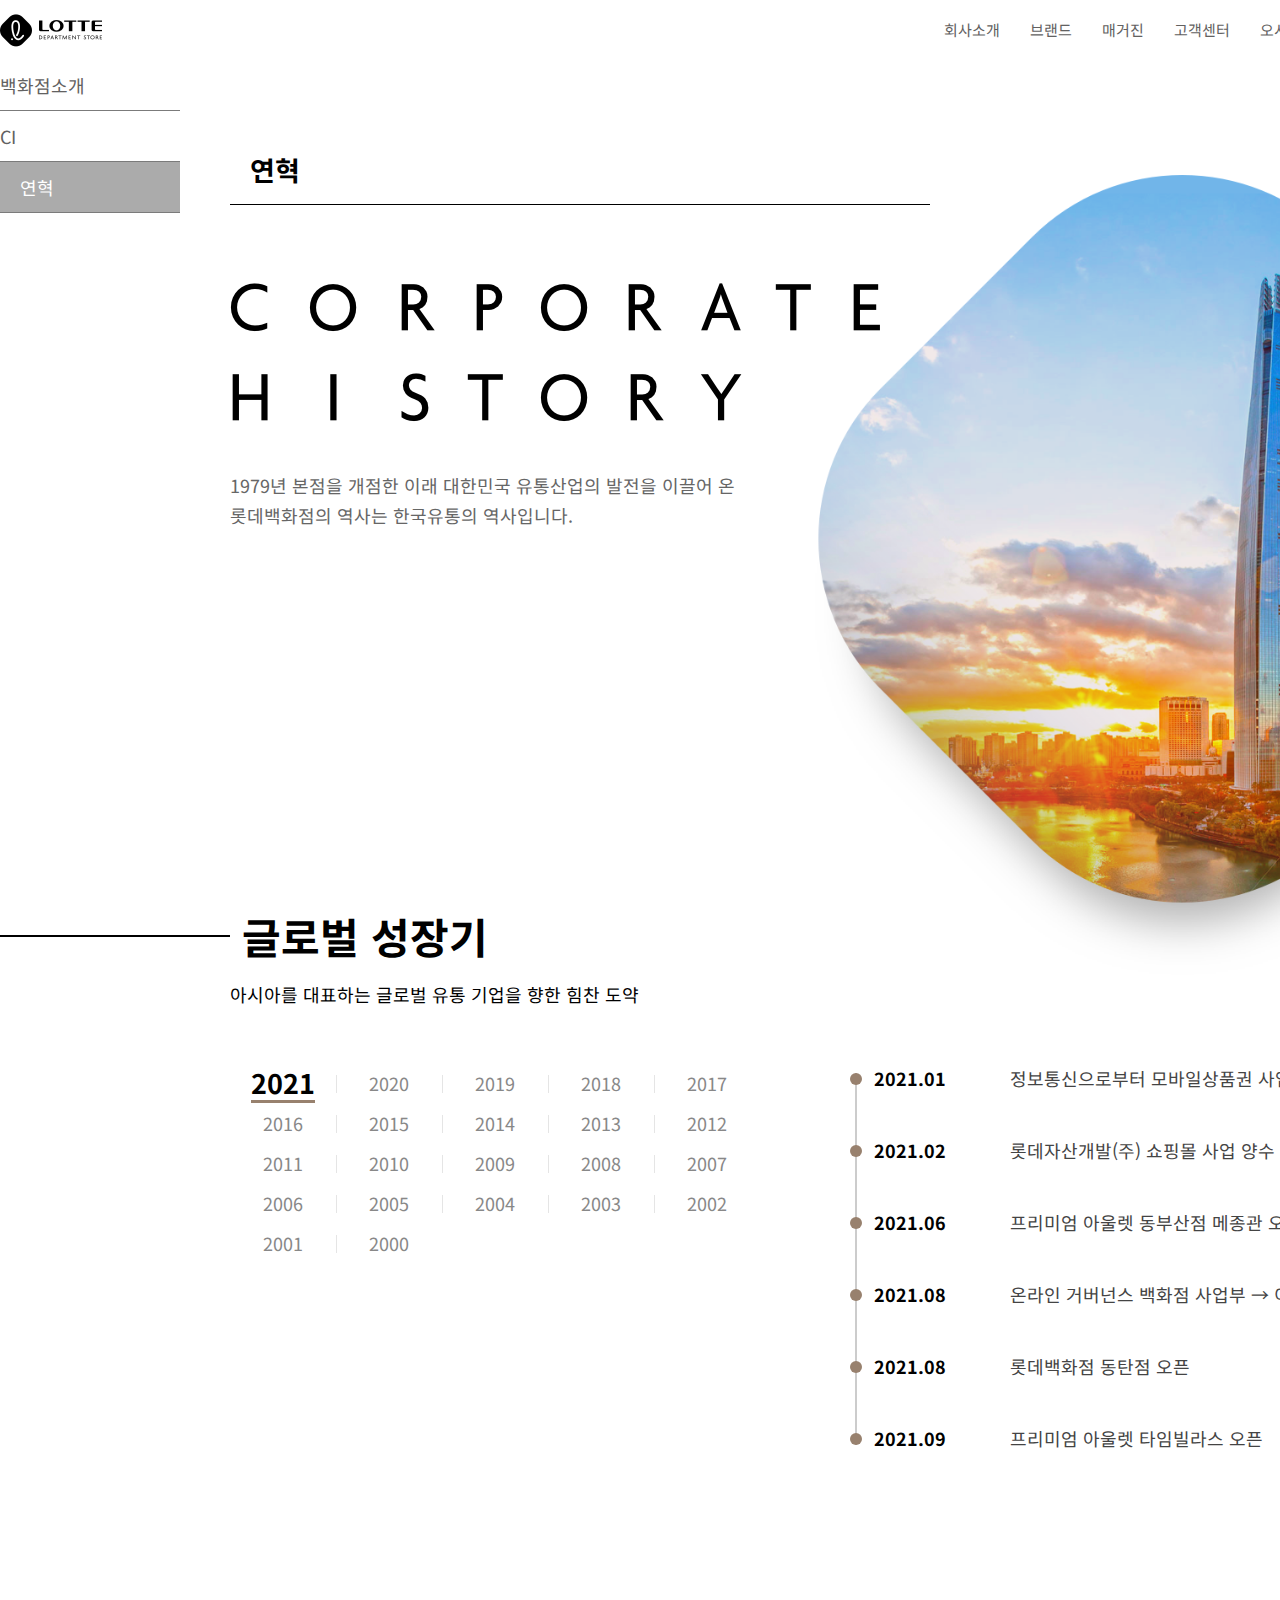
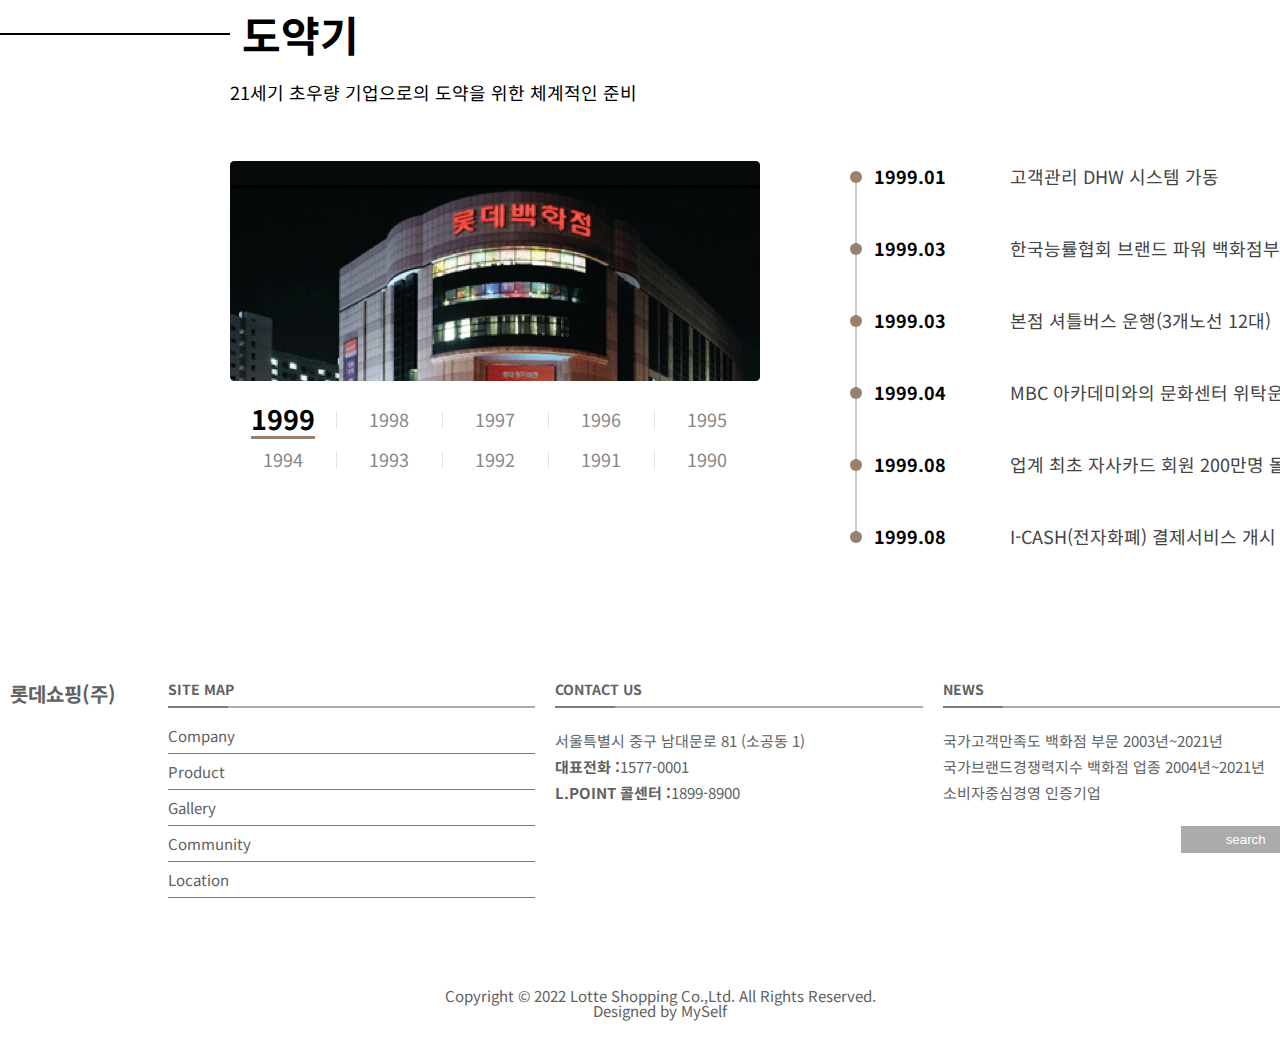
<file: company/history.html>
<!DOCTYPE html>
<html lang="ko" dir="ltr">
  <head>
    <meta charset="utf-8">
    <meta name="viewport" content="width=device-width, initial-scale=1, maximum-scale=1, minimum-scale=1, user-scalable=no">
    <title>롯데백화점</title>
    <link rel="stylesheet" href="../css/style.min.css">
    <script type="text/javascript" src="../js/jquery.min.js"></script>
    <script type="text/javascript" src="../js/common.js"></script>
  </head>
  <body class="subpage history">
    <div id="wrap">
    <header id="header">
      <!--로고-->
      <h1 id="top-logo">
        <a href="../index.html">롯데백화점</a>
      </h1>
      <!--메인메뉴-->
      <nav id="top-nav">
        <ul>
          <li>
            <a href="../company/introduce.html">회사소개</a>
            <ul class="sub-menu">
              <li><a href="../company/introduce.html">백화점소개</a></li>
              <li><a href="../company/ci.html">CI</a></li>
              <li><a href="../company/history.html">연혁</a></li>
            </ul>
          </li>
          <li><a href="../product/product.html">브랜드</a></li>
          <li><a href="../gallery/gallery.html">매거진</a></li>
          <li>
            <a href="../community/notice.html">고객센터</a>
            <ul class="sub-menu">
              <li><a href="../community/notice.html">공지사항</a></li>
              <li><a href="../community/faq.html">자주하는 질문</a></li>
            </ul>
          </li>
          <li><a href="../location/location.html">오시는 길</a></li>
        </ul>
      </nav>
    </header>
    <main>
      <!-- 메인배너 -->
    <div class="container">
        <!-- 왼쪽 메뉴 -->
        <aside id="lnb">
          <ul>
            <li><a href="../company/introduce.html">백화점소개</a></li>
            <li><a href="../company/ci.html">CI</a></li>
            <li><a href="../company/history.html">연혁</a></li>
          </ul>
        </aside>
        <!-- 컨텐츠 본문 영역 -->
        <div class="content">
          <!-- <h2 class="sub-title"><span>CI</span></h2> -->
          <div class="inner">
            <div class="breadcrumb">
              <h3 class="tit">연혁</h3>
            </div>
            <div class="box_top">
              <div class="items">
                <p><img src="../img/history/tit_history.png" alt="history_identity"></p>
                <p class="txt">
                  1979년 본점을 개점한 이래 대한민국 유통산업의 발전을 이끌어 온<br>
                  롯데백화점의 역사는 한국유통의 역사입니다.
                </p>
              </div>
            </div>
          </div>
          <div class="section">
            <p class="line_tit first">글로벌 성장기</p>
            <p class="txt01">아시아를 대표하는 글로벌 유통 기업을 향한 힘찬 도약</p>
            <div class="box_history">
              <div class="box_img">
                <ul class="tab_history">
                  <li class="item active">
                    <a href="#">2021</a>
                  </li>
                  <li class="item">
                    <a href="#">2020</a>
                  </li>
                  <li class="item">
                    <a href="#">2019</a>
                  </li>
                  <li class="item">
                    <a href="#">2018</a>
                  </li>
                  <li class="item">
                    <a href="#">2017</a>
                  </li>
                  <li class="item">
                    <a href="#">2016</a>
                  </li>
                  <li class="item">
                    <a href="#">2015</a>
                  </li>
                  <li class="item">
                    <a href="#">2014</a>
                  </li>
                  <li class="item">
                    <a href="#">2013</a>
                  </li>
                  <li class="item">
                    <a href="#">2012</a>
                  </li>
                  <li class="item">
                    <a href="#">2011</a>
                  </li>
                  <li class="item">
                    <a href="#">2010</a>
                  </li>
                  <li class="item">
                    <a href="#">2009</a>
                  </li>
                  <li class="item">
                    <a href="#">2008</a>
                  </li>
                  <li class="item">
                    <a href="#">2007</a>
                  </li>
                  <li class="item">
                    <a href="#">2006</a>
                  </li>
                  <li class="item">
                    <a href="#">2005</a>
                  </li>
                  <li class="item">
                    <a href="#">2004</a>
                  </li>
                  <li class="item">
                    <a href="#">2003</a>
                  </li>
                  <li class="item">
                    <a href="#">2002</a>
                  </li>
                  <li class="item">
                    <a href="#">2001</a>
                  </li>
                  <li class="item">
                    <a href="#">2000</a>
                  </li>
                </ul>
              </div>
              <div class="box_info">
                <ul class="history_list type02">
                  <li class="item">
                    <strong class="tit">2021.01</strong>
                    <p class="txt">정보통신으로부터 모바일상품권 사업 인수</p>
                  </li>
                  <li class="item">
                    <strong class="tit">2021.02</strong>
                    <p class="txt">롯데자산개발(주) 쇼핑몰 사업 양수</p>
                  </li>
                  <li class="item">
                    <strong class="tit">2021.06</strong>
                    <p class="txt">프리미엄 아울렛 동부산점 메종관 오픈</p>
                  </li>
                  <li class="item">
                    <strong class="tit">2021.08</strong>
                    <p class="txt">온라인 거버넌스 백화점 사업부 → 이커머스 사업부 이관</p>
                  </li>
                  <li class="item">
                    <strong class="tit">2021.08</strong>
                    <p class="txt">롯데백화점 동탄점 오픈</p>
                  </li>
                  <li class="item">
                    <strong class="tit">2021.09</strong>
                    <p class="txt">프리미엄 아울렛 타임빌라스 오픈</p>
                  </li>
                </ul>
              </div>
            </div>
          </div>
          <div class="section">
            <p class="line_tit">도약기</p>
            <p class="txt01">21세기 초우량 기업으로의 도약을 위한 체계적인 준비</p>
            <div class="box_history">
              <div class="box_img">
                <ul class="tab_history on">
                  <li class="item active">
                    <p class="box">
                      <img src="../img/history/img_history02_1999.png" alt="1999">
                    </p>
                    <a href="#">1999</a>
                  </li>
                  <li class="item">
                    <a href="#">1998</a>
                  </li>
                  <li class="item">
                    <a href="#">1997</a>
                  </li>
                  <li class="item">
                    <a href="#">1996</a>
                  </li>
                  <li class="item">
                    <a href="#">1995</a>
                  </li>
                  <li class="item">
                    <a href="#">1994</a>
                  </li>
                  <li class="item">
                    <a href="#">1993</a>
                  </li>
                  <li class="item">
                    <a href="#">1992</a>
                  </li>
                  <li class="item">
                    <a href="#">1991</a>
                  </li>
                  <li class="item">
                    <a href="#">1990</a>
                  </li>
                </ul>
              </div>
              <div class="box_info">
                <ul class="history_list type02">
                  <li class="item">
                    <strong class="tit">1999.01</strong>
                    <p class="txt">고객관리 DHW 시스템 가동</p>
                  </li>
                  <li class="item">
                    <strong class="tit">1999.03</strong>
                    <p class="txt">한국능률협회 브랜드 파워 백화점부문 1위</p>
                  </li>
                  <li class="item">
                    <strong class="tit">1999.03</strong>
                    <p class="txt">본점 셔틀버스 운행(3개노선 12대)</p>
                  </li>
                  <li class="item">
                    <strong class="tit">1999.04</strong>
                    <p class="txt">MBC 아카데미와의 문화센터 위탁운영 계약 체결</p>
                  </li>
                  <li class="item">
                    <strong class="tit">1999.08</strong>
                    <p class="txt">업계 최초 자사카드 회원 200만명 돌파</p>
                  </li>
                  <li class="item">
                    <strong class="tit">1999.08</strong>
                    <p class="txt">I-CASH(전자화폐) 결제서비스 개시</p>
                  </li>
                </ul>
              </div>
            </div>
          </div>
        </div>
      </div>
    </main>
    <footer id="footer">
      <!-- footer 상단 영역 -->
      <div class="footer-top">
        <div class="container">
          <div class="row">
            <div class="column footer-logo">
              <!-- footer logo -->
              <h3>롯데쇼핑(주)</h3>
            </div>
            <div class="column">
              <!-- site map -->
              <h4>site map</h4>
              <ul>
                <li><a href="./company/introduce.html">Company</a></li>
                <li><a href="./product/product.html">Product</a></li>
                <li><a href="./gallery/gallery.html">Gallery</a></li>
                <li><a href="./community/notice.html">Community</a></li>
                <li><a href="./location/location.html">Location</a></li>
              </ul>
            </div>
            <div class="column">
              <!-- contact us -->
              <h4>contact us</h4>
              <p>
                서울특별시 중구 남대문로 81 (소공동 1)<br>
                <strong>대표전화 :</strong><a href="tel:+82-10-0000-0000">1577-0001<br></a>
                <strong>L.POINT 콜센터 :</strong><a href="tel:+82-10-0000-0000">1899-8900</a>
              </p>
            </div>
            <div class="column news">
              <!-- news -->
              <h4>news</h4>
              <p>국가고객만족도 백화점 부문 2003년~2021년<br>
               국가브랜드경쟁력지수 백화점 업종 2004년~2021년<br>
               소비자중심경영 인증기업
              </p>
              <form>
                <input type="text" name="search"><input type="submit" value="search">
              </form>
            </div>
          </div>
        </div>
      </div>
      <!-- footer 하단 영역 -->
      <div class="container">
        <div class="copyright">
          Copyright &copy 2022 Lotte Shopping Co.,Ltd. All Rights Reserved.
        </div>
        <div class="credits">
          Designed by <a href="mailto:aaa@naver.com">MySelf</a>
        </div>
      </div>
    </footer>
  </div>
  </body>
</html>
</file>
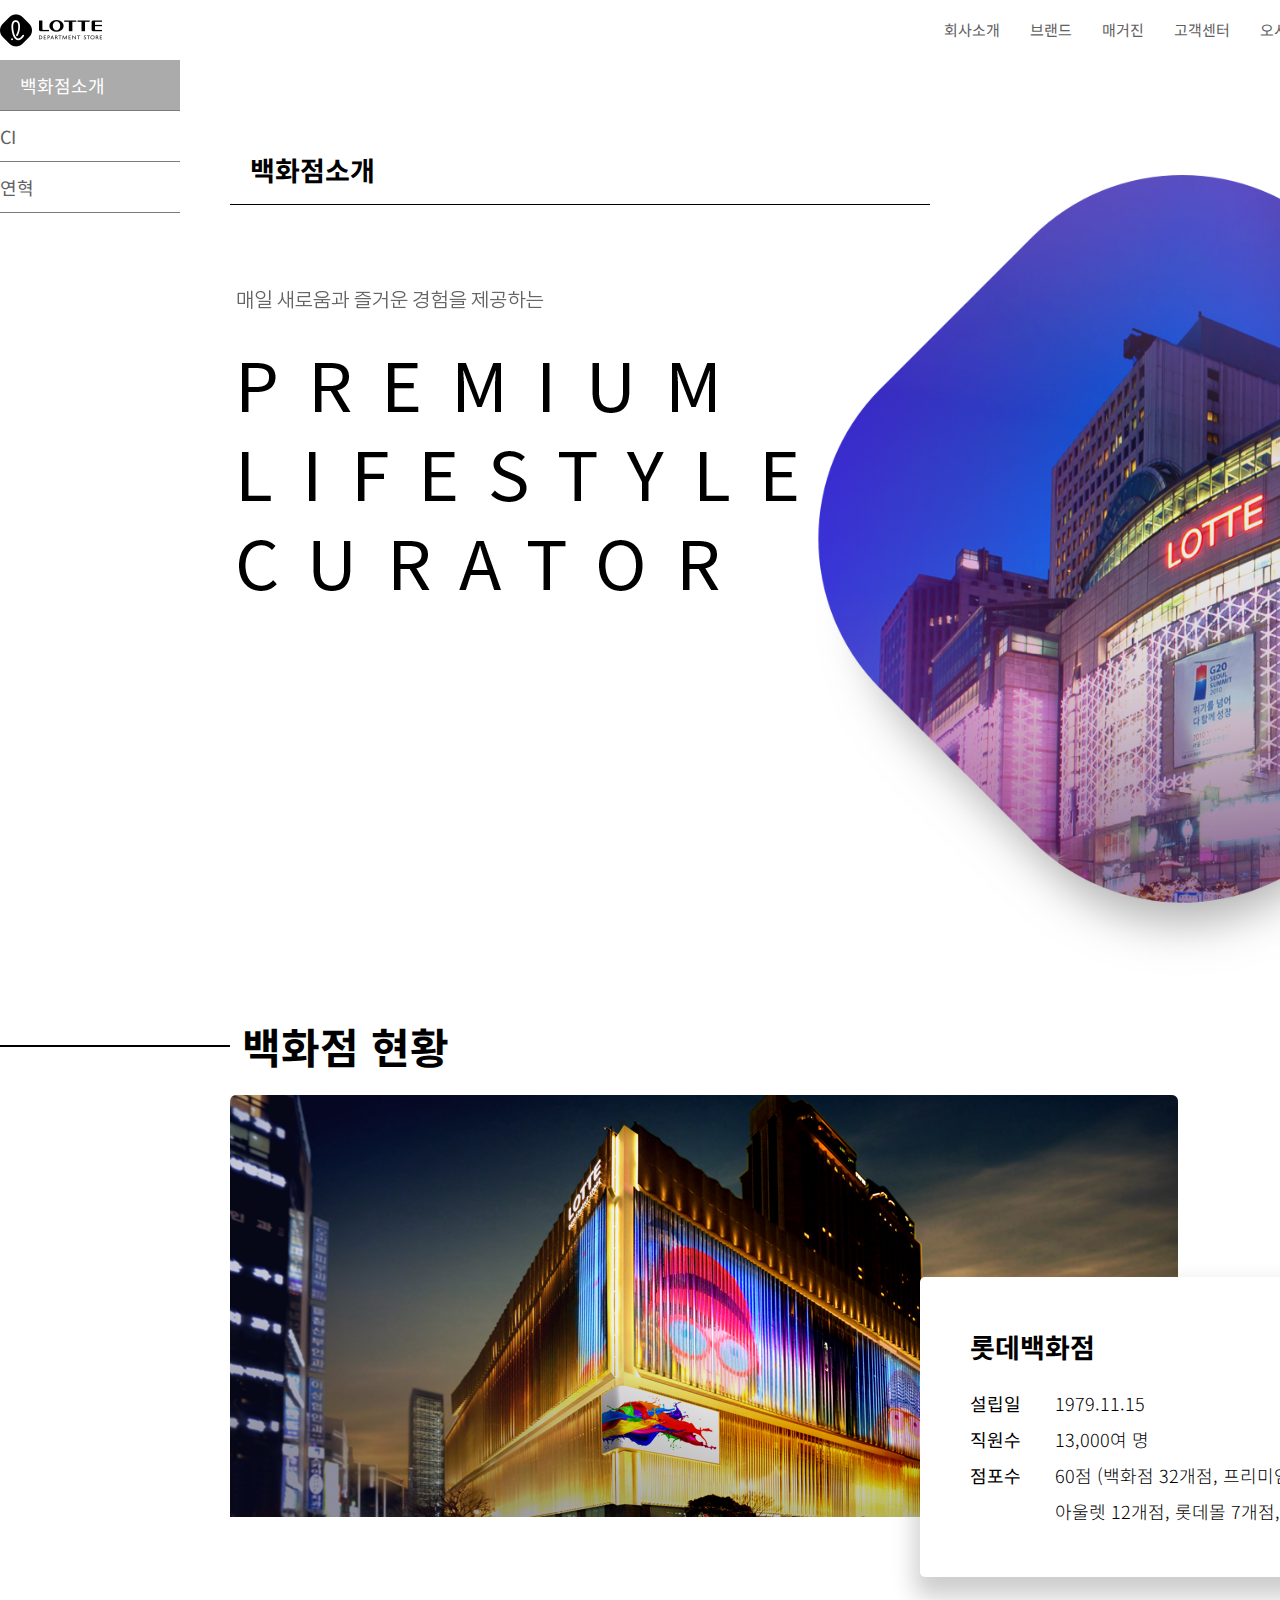
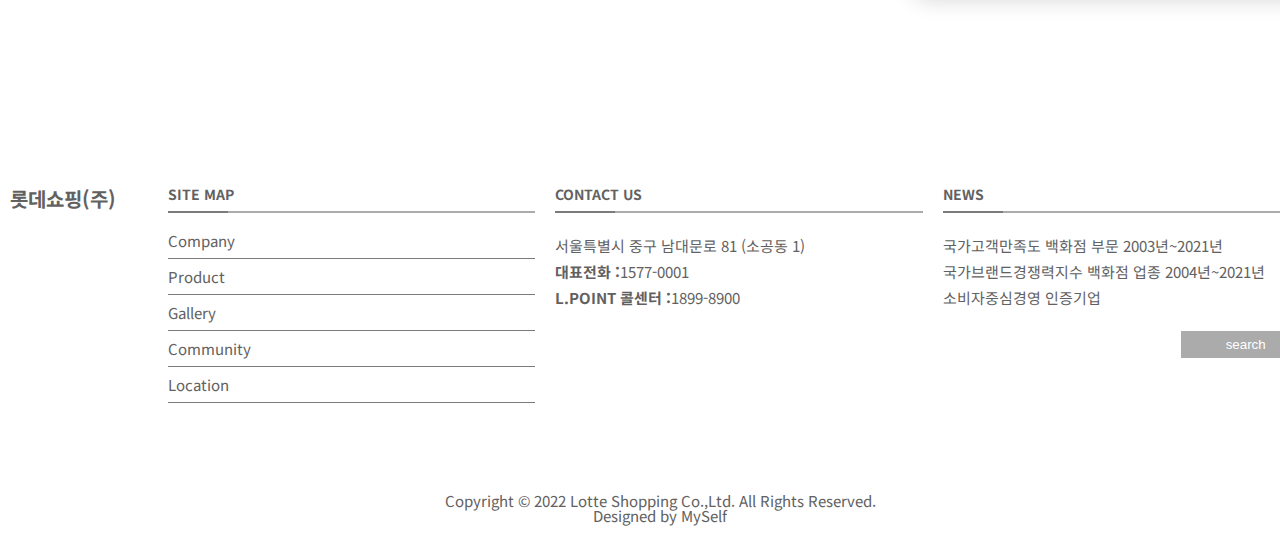
<file: company/introduce.html>
<!DOCTYPE html>
<html lang="ko" dir="ltr">
  <head>
    <meta charset="utf-8">
    <meta name="viewport" content="width=device-width, initial-scale=1, maximum-scale=1, minimum-scale=1, user-scalable=no">
    <title>롯데백화점</title>
    <link rel="stylesheet" href="../css/style.min.css">
    <script type="text/javascript" src="../js/jquery.min.js"></script>
    <script type="text/javascript" src="../js/common.js"></script>
  </head>
  <body class="subpage introduce">
    <div id="wrap">
      <header id="header">
        <!--로고-->
        <h1 id="top-logo">
          <a href="../index.html">롯데백화점</a>
        </h1>
        <!--메인메뉴-->
        <nav id="top-nav">
          <ul>
            <li>
              <a href="../company/introduce.html">회사소개</a>
              <ul class="sub-menu">
                <li><a href="../company/introduce.html">백화점소개</a></li>
                <li><a href="../company/ci.html">CI</a></li>
                <li><a href="../company/history.html">연혁</a></li>
              </ul>
            </li>
            <li><a href="../product/product.html">브랜드</a></li>
            <li><a href="../gallery/gallery.html">매거진</a></li>
            <li>
              <a href="../community/notice.html">고객센터</a>
              <ul class="sub-menu">
                <li><a href="../community/notice.html">공지사항</a></li>
                <li><a href="../community/faq.html">자주하는 질문</a></li>
              </ul>
            </li>
            <li><a href="../location/location.html">오시는 길</a></li>
          </ul>
        </nav>
      </header>
      <main>
        <!-- 메인배너 -->
      <div class="container">
          <!-- 왼쪽 메뉴 -->
          <aside id="lnb">
            <ul>
              <li><a href="../company/introduce.html">백화점소개</a></li>
              <li><a href="../company/ci.html">CI</a></li>
              <li><a href="../company/history.html">연혁</a></li>
            </ul>
          </aside>
          <!-- 컨텐츠 본문 영역 -->
          <div class="content">
            <!-- <h2 class="sub-title"><span>Introduce</span></h2> -->
            <div class="inner">
              <div class="breadcrumb">
                <h3 class="tit">백화점소개</h3>
              </div>
              <div class="box_top">
                <div class="items">
                  <p><img src="../img/company/tit_company_01.png" alt="company01"></p>
                </div>
              </div>
            </div>
            <div class="inner">
              <p class="line_tit">백화점 현황</p>
              <div class="box_company">
                <div class="box_shadow">
                  <div class="txt02">롯데백화점</div>
                  <ul class="tit_list">
                    <li class="item">
                      <strong class="tit">설립일</strong>
                      <p class="txt">1979.11.15</p>
                    </li>
                    <li class="item">
                      <strong class="tit">직원수</strong>
                      <p class="txt">13,000여 명</p>
                    </li>
                    <li class="item">
                      <strong class="tit">점포수</strong>
                      <p class="txt">60점 (백화점 32개점, 프리미엄아울렛 5개점, <br> 아울렛 12개점, 롯데몰 7개점, 해외 4개점 포함)</p>
                    </li>
                  </ul>
                </div>
              </div>
            </div>
          </div>
        </div>
      </main>
      <footer id="footer">
        <!-- footer 상단 영역 -->
        <div class="footer-top">
          <div class="container">
            <div class="row">
              <div class="column footer-logo">
                <!-- footer logo -->
                <h3>롯데쇼핑(주)</h3>
              </div>
              <div class="column">
                <!-- site map -->
                <h4>site map</h4>
                <ul>
                  <li><a href="./company/introduce.html">Company</a></li>
                  <li><a href="./product/product.html">Product</a></li>
                  <li><a href="./gallery/gallery.html">Gallery</a></li>
                  <li><a href="./community/notice.html">Community</a></li>
                  <li><a href="./location/location.html">Location</a></li>
                </ul>
              </div>
              <div class="column">
                <!-- contact us -->
                <h4>contact us</h4>
                <p>
                  서울특별시 중구 남대문로 81 (소공동 1)<br>
                  <strong>대표전화 :</strong><a href="tel:+82-10-0000-0000">1577-0001<br></a>
                  <strong>L.POINT 콜센터 :</strong><a href="tel:+82-10-0000-0000">1899-8900</a>
                </p>
              </div>
              <div class="column news">
                <!-- news -->
                <h4>news</h4>
                <p>국가고객만족도 백화점 부문 2003년~2021년<br>
                 국가브랜드경쟁력지수 백화점 업종 2004년~2021년<br>
                 소비자중심경영 인증기업
                </p>
                <form>
                  <input type="text" name="search"><input type="submit" value="search">
                </form>
              </div>
            </div>
          </div>
        </div>
        <!-- footer 하단 영역 -->
        <div class="container">
          <div class="copyright">
            Copyright &copy 2022 Lotte Shopping Co.,Ltd. All Rights Reserved.
          </div>
          <div class="credits">
            Designed by <a href="mailto:aaa@naver.com">MySelf</a>
          </div>
        </div>
      </footer>
    </div>
  </body>
</html>
</file>
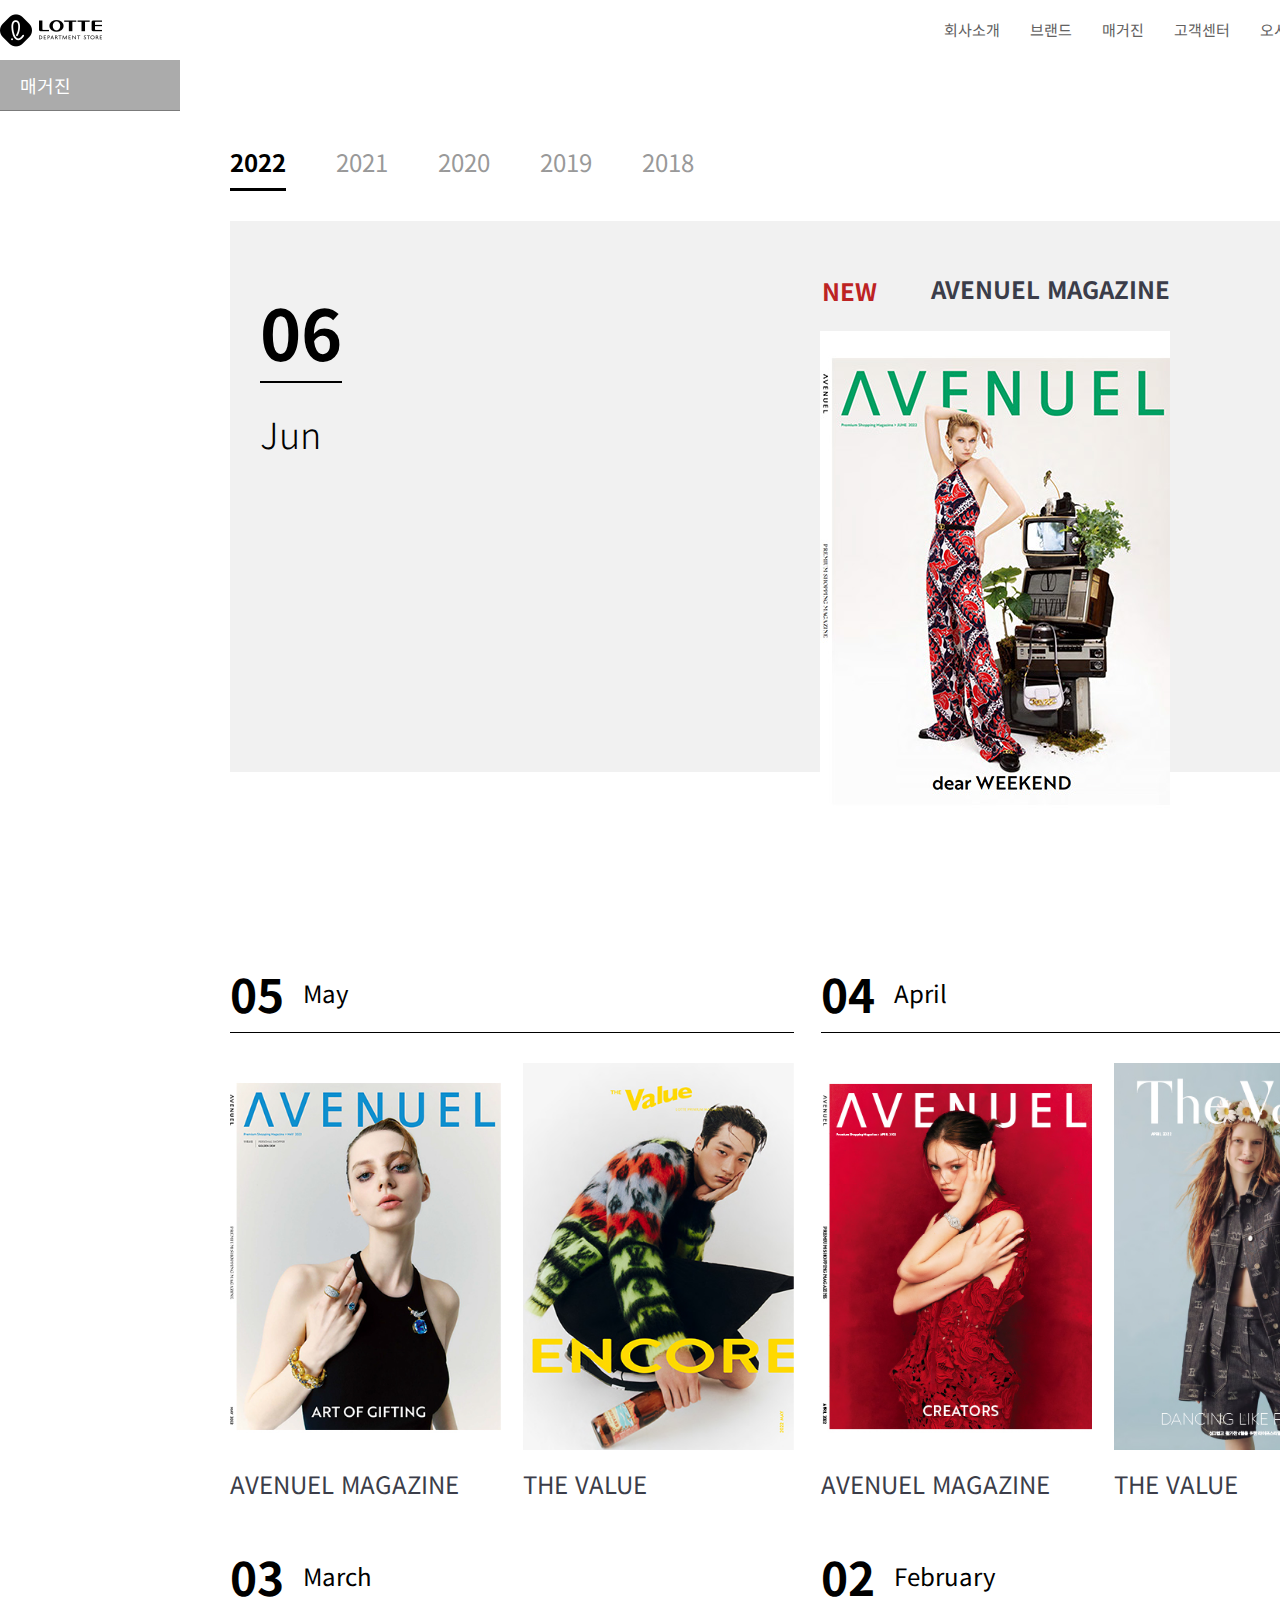
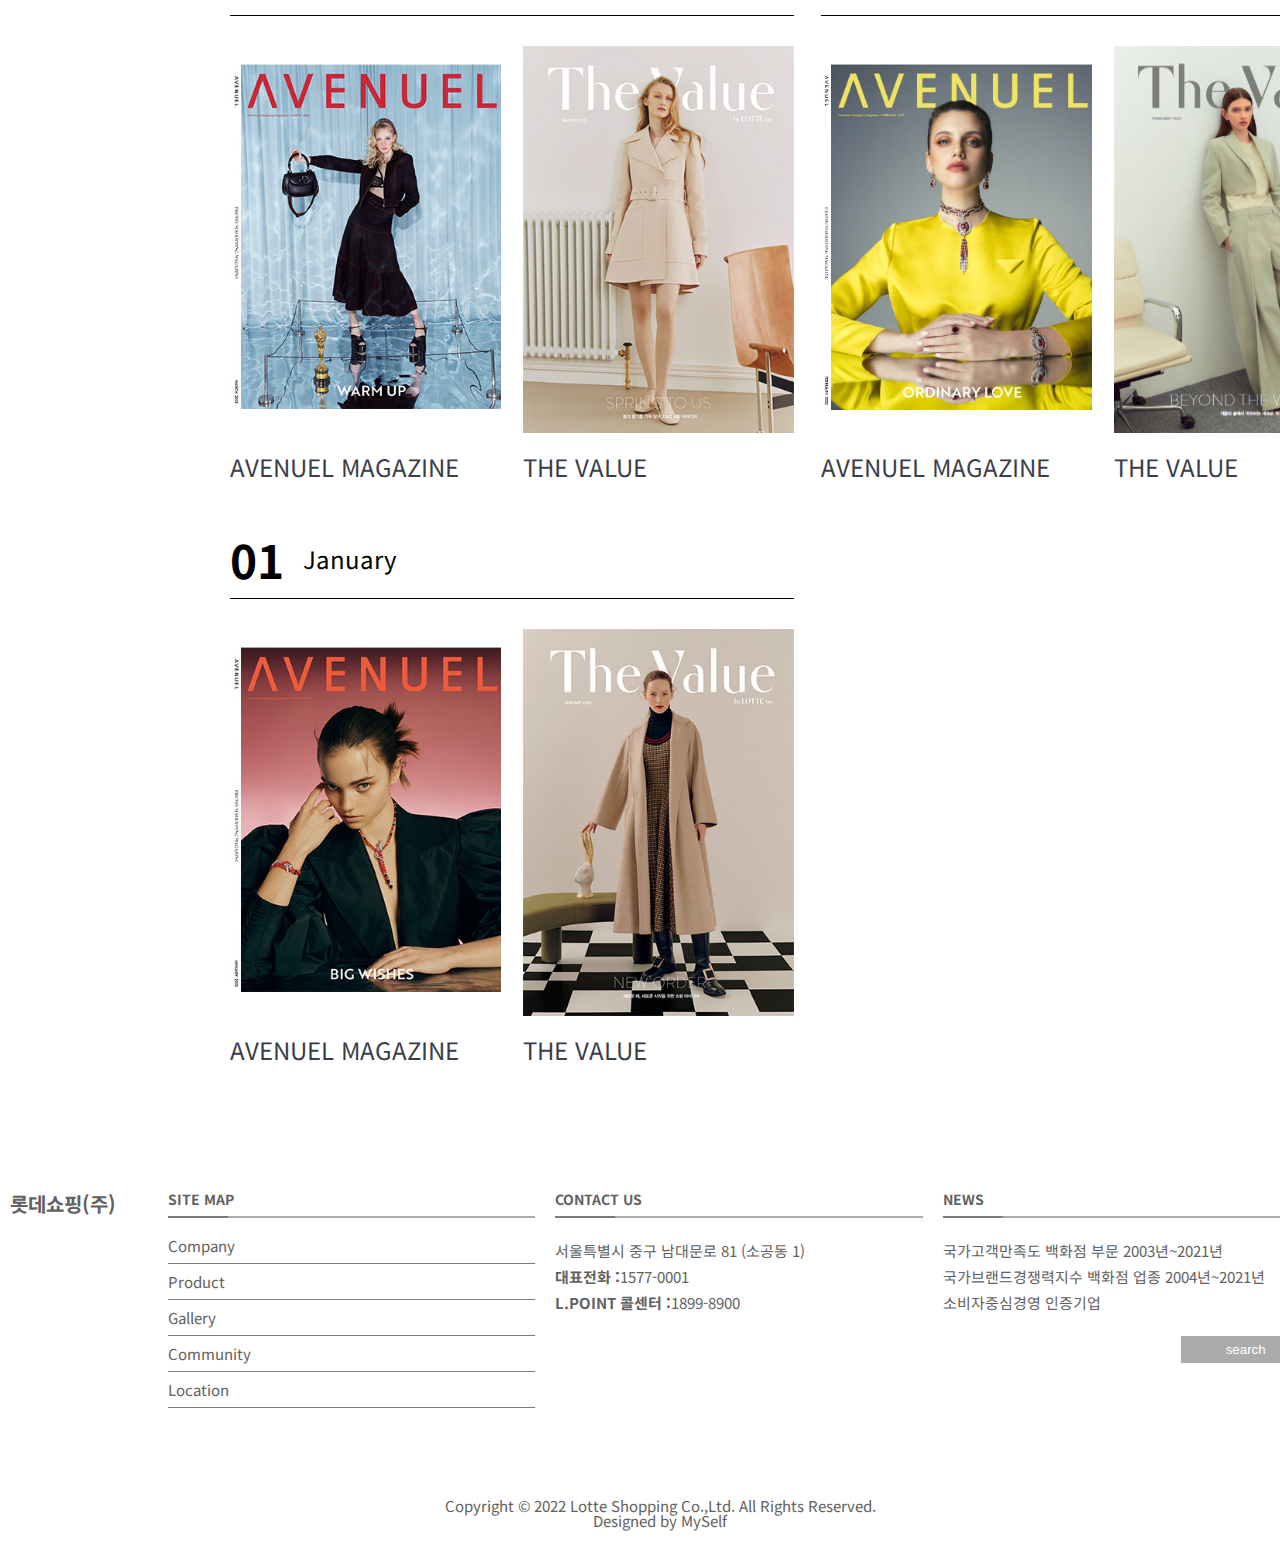
<file: gallery/gallery.html>
<!DOCTYPE html>
<html lang="ko" dir="ltr">
  <head>
    <meta charset="utf-8">
    <meta name="viewport" content="width=device-width, initial-scale=1, maximum-scale=1, minimum-scale=1, user-scalable=no">
    <title>롯데백화점</title>
    <link rel="stylesheet" href="../css/style.min.css">
    <script type="text/javascript" src="../js/jquery.min.js"></script>
    <script type="text/javascript" src="../js/common.js"></script>
  </head>
  <body class="subpage gallery">
    <div id="wrap">
      <header id="header">
        <!--로고-->
        <h1 id="top-logo">
          <a href="../index.html">롯데백화점</a>
        </h1>
        <!--메인메뉴-->
        <nav id="top-nav">
          <ul>
            <li>
              <a href="../company/introduce.html">회사소개</a>
              <ul class="sub-menu">
                <li><a href="../company/introduce.html">백화점소개</a></li>
                <li><a href="../company/ci.html">CI</a></li>
                <li><a href="../company/history.html">연혁</a></li>
              </ul>
            </li>
            <li><a href="../product/product.html">브랜드</a></li>
            <li><a href="../gallery/gallery.html">매거진</a></li>
            <li>
              <a href="../community/notice.html">고객센터</a>
              <ul class="sub-menu">
                <li><a href="../community/notice.html">공지사항</a></li>
                <li><a href="../community/faq.html">자주하는 질문</a></li>
              </ul>
            </li>
            <li><a href="../location/location.html">오시는 길</a></li>
          </ul>
        </nav>
      </header>
      <main>
        <!-- 메인배너 -->
      <div class="container">
          <!-- 왼쪽 메뉴 -->
          <aside id="lnb">
            <ul>
              <li><a class="on" href="../gallery/gallery.html">매거진</a></li>
            </ul>
          </aside>
          <!-- 컨텐츠 본문 영역 -->
          <div class="content">
            <div class="magazine">
              <div class="inner">
                <div class="sel_top">
                  <div class="tab_wrap">
                    <li class="on">
                      <a href="#">2022</a>
                    </li>
                    <li>
                      <a href="#">2021</a>
                    </li>
                    <li>
                      <a href="#">2020</a>
                    </li>
                    <li>
                      <a href="#">2019</a>
                    </li>
                    <li>
                      <a href="#">2018</a>
                    </li>
                  </div>
                </div>
              </div>
              <div class="tab_con">
                <div class="item on">
                  <div class="magazine_box">
                    <div class="inner">
                      <div class="magazine_wrap full2">
                        <p class="tit">
                          <strong>06</strong>
                          <span>Jun</span>
                        </p>
                        <ul class="list">
                          <li class="item">
                            <a href="#" class="link">
                              <div class="img_box">
                                <span class="badge">NEW</span>
                                <img src="../img/gallery/magazine_2022_06_01.jpg" alt="2022_06_01">
                                <div class="info_box">
                                  <p class="tit">
                                    AVENUEL MAGAZINE
                                  </p>
                                  <p class="txt">등록된 매거진이 없습니다.</p>
                                </div>
                              </div>
                              <p class="title">AVENUEL MAGAZINE</p>
                            </a>
                          </li>
                        </ul>
                      </div>
                      <div class="magazine_wrap">
                        <p class="tit">
                          <strong>05</strong>
                          <span>May</span>
                        </p>
                        <ul class="list">
                          <li class="item">
                            <a href="#" class="link">
                              <div class="img_box">
                                <img src="../img/gallery/magazine_2022_05_01.jpg" alt="2022_05_01">
                                <div class="info_box">
                                  <p class="tit">
                                    AVENUEL MAGAZINE
                                  </p>
                                  <p class="txt">등록된 매거진이 없습니다.</p>
                                </div>
                              </div>
                              <p class="title">AVENUEL MAGAZINE</p>
                            </a>
                          </li>
                          <li class="item">
                            <a href="#" class="link">
                              <div class="img_box">
                                <img src="../img/gallery/magazine_2022_05_02.jpg" alt="2022_05_02">
                                <div class="info_box">
                                  <p class="tit">
                                    THE VALUE
                                  </p>
                                  <p class="txt">등록된 매거진이 없습니다.</p>
                                </div>
                              </div>
                              <p class="title">THE VALUE</p>
                            </a>
                          </li>
                        </ul>
                      </div>
                      <div class="magazine_wrap">
                        <p class="tit">
                          <strong>04</strong>
                          <span>April</span>
                        </p>
                        <ul class="list">
                          <li class="item">
                            <a href="#" class="link">
                              <div class="img_box">
                                <img src="../img/gallery/magazine_2022_04_01.jpg" alt="2022_04_01">
                                <div class="info_box">
                                  <p class="tit">
                                    AVENUEL MAGAZINE
                                  </p>
                                  <p class="txt">등록된 매거진이 없습니다.</p>
                                </div>
                              </div>
                              <p class="title">AVENUEL MAGAZINE</p>
                            </a>
                          </li>
                          <li class="item">
                            <a href="#" class="link">
                              <div class="img_box">
                                <img src="../img/gallery/magazine_2022_04_02.jpg" alt="2022_04_02">
                                <div class="info_box">
                                  <p class="tit">
                                    THE VALUE
                                  </p>
                                  <p class="txt">등록된 매거진이 없습니다.</p>
                                </div>
                              </div>
                              <p class="title">THE VALUE</p>
                            </a>
                          </li>
                        </ul>
                      </div>
                      <div class="magazine_wrap">
                        <p class="tit">
                          <strong>03</strong>
                          <span>March</span>
                        </p>
                        <ul class="list">
                          <li class="item">
                            <a href="#" class="link">
                              <div class="img_box">
                                <img src="../img/gallery/magazine_2022_03_01.jpg" alt="2022_03_01">
                                <div class="info_box">
                                  <p class="tit">
                                    AVENUEL MAGAZINE
                                  </p>
                                  <p class="txt">등록된 매거진이 없습니다.</p>
                                </div>
                              </div>
                              <p class="title">AVENUEL MAGAZINE</p>
                            </a>
                          </li>
                          <li class="item">
                            <a href="#" class="link">
                              <div class="img_box">
                                <img src="../img/gallery/magazine_2022_03_02.jpg" alt="2022_03_02">
                                <div class="info_box">
                                  <p class="tit">
                                    THE VALUE
                                  </p>
                                  <p class="txt">등록된 매거진이 없습니다.</p>
                                </div>
                              </div>
                              <p class="title">THE VALUE</p>
                            </a>
                          </li>
                        </ul>
                      </div>
                      <div class="magazine_wrap">
                        <p class="tit">
                          <strong>02</strong>
                          <span>February</span>
                        </p>
                        <ul class="list">
                          <li class="item">
                            <a href="#" class="link">
                              <div class="img_box">
                                <img src="../img/gallery/magazine_2022_02_01.jpg" alt="2022_02_01">
                                <div class="info_box">
                                  <p class="tit">
                                    AVENUEL MAGAZINE
                                  </p>
                                  <p class="txt">등록된 매거진이 없습니다.</p>
                                </div>
                              </div>
                              <p class="title">AVENUEL MAGAZINE</p>
                            </a>
                          </li>
                          <li class="item">
                            <a href="#" class="link">
                              <div class="img_box">
                                <img src="../img/gallery/magazine_2022_02_02.jpg" alt="2022_02_02">
                                <div class="info_box">
                                  <p class="tit">
                                    THE VALUE
                                  </p>
                                  <p class="txt">등록된 매거진이 없습니다.</p>
                                </div>
                              </div>
                              <p class="title">THE VALUE</p>
                            </a>
                          </li>
                        </ul>
                      </div>
                      <div class="magazine_wrap">
                        <p class="tit">
                          <strong>01</strong>
                          <span>January</span>
                        </p>
                        <ul class="list">
                          <li class="item">
                            <a href="#" class="link">
                              <div class="img_box">
                                <img src="../img/gallery/magazine_2022_01_01.jpg" alt="2022_01_01">
                                <div class="info_box">
                                  <p class="tit">
                                    AVENUEL MAGAZINE
                                  </p>
                                  <p class="txt">등록된 매거진이 없습니다.</p>
                                </div>
                              </div>
                              <p class="title">AVENUEL MAGAZINE</p>
                            </a>
                          </li>
                          <li class="item">
                            <a href="#" class="link">
                              <div class="img_box">
                                <img src="../img/gallery/magazine_2022_01_02.jpg" alt="2022_01_02">
                                <div class="info_box">
                                  <p class="tit">
                                    THE VALUE
                                  </p>
                                  <p class="txt">등록된 매거진이 없습니다.</p>
                                </div>
                              </div>
                              <p class="title">THE VALUE</p>
                            </a>
                          </li>
                        </ul>
                      </div>
                    </div>
                  </div>
                </div>
              </div>
            </div>
          </div>
        </div>
      </main>
      <footer id="footer">
        <!-- footer 상단 영역 -->
        <div class="footer-top">
          <div class="container">
            <div class="row">
              <div class="column footer-logo">
                <!-- footer logo -->
                <h3>롯데쇼핑(주)</h3>
              </div>
              <div class="column">
                <!-- site map -->
                <h4>site map</h4>
                <ul>
                  <li><a href="./company/introduce.html">Company</a></li>
                  <li><a href="./product/product.html">Product</a></li>
                  <li><a href="./gallery/gallery.html">Gallery</a></li>
                  <li><a href="./community/notice.html">Community</a></li>
                  <li><a href="./location/location.html">Location</a></li>
                </ul>
              </div>
              <div class="column">
                <!-- contact us -->
                <h4>contact us</h4>
                <p>
                  서울특별시 중구 남대문로 81 (소공동 1)<br>
                  <strong>대표전화 :</strong><a href="tel:+82-10-0000-0000">1577-0001<br></a>
                  <strong>L.POINT 콜센터 :</strong><a href="tel:+82-10-0000-0000">1899-8900</a>
                </p>
              </div>
              <div class="column news">
                <!-- news -->
                <h4>news</h4>
                <p>국가고객만족도 백화점 부문 2003년~2021년<br>
                 국가브랜드경쟁력지수 백화점 업종 2004년~2021년<br>
                 소비자중심경영 인증기업
                </p>
                <form>
                  <input type="text" name="search"><input type="submit" value="search">
                </form>
              </div>
            </div>
          </div>
        </div>
        <!-- footer 하단 영역 -->
        <div class="container">
          <div class="copyright">
            Copyright &copy 2022 Lotte Shopping Co.,Ltd. All Rights Reserved.
          </div>
          <div class="credits">
            Designed by <a href="mailto:aaa@naver.com">MySelf</a>
          </div>
        </div>
      </footer>
    </div>
  </body>
</html>
</file>
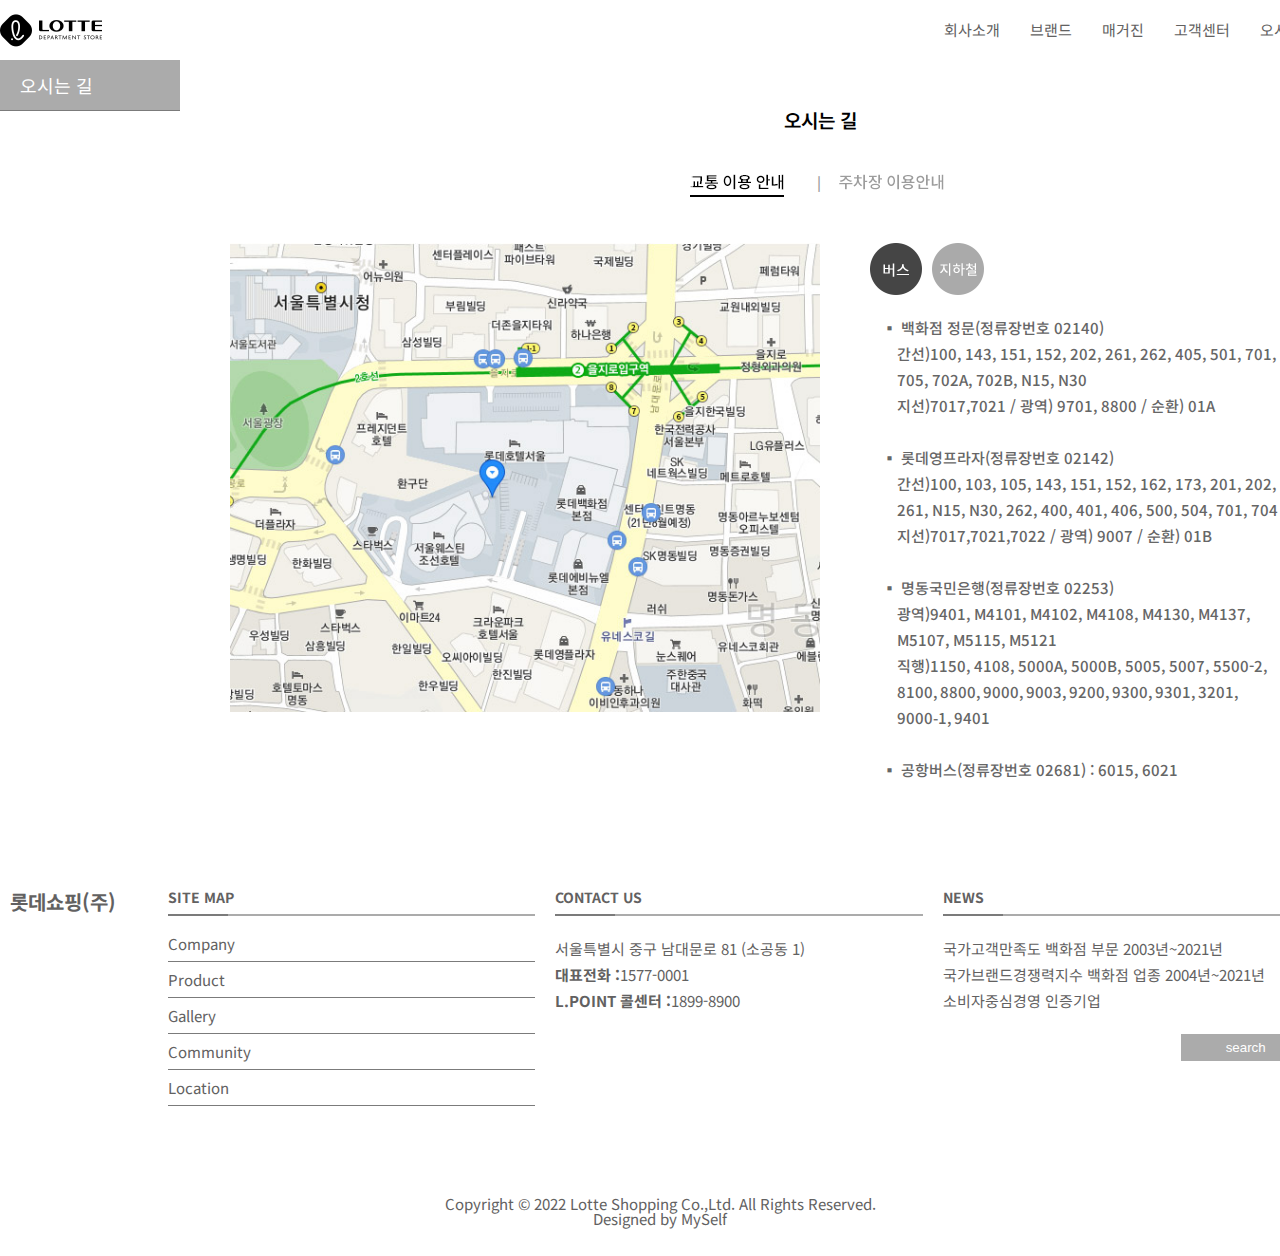
<file: location/location.html>
<!DOCTYPE html>
<html lang="ko" dir="ltr">
  <head>
    <meta charset="utf-8">
    <meta name="viewport" content="width=device-width, initial-scale=1, maximum-scale=1, minimum-scale=1, user-scalable=no">
    <title>롯데백화점</title>
    <link rel="stylesheet" href="../css/style.min.css">
    <script type="text/javascript" src="../js/jquery.min.js"></script>
    <script type="text/javascript" src="../js/common.js"></script>
  </head>
  <body class="subpage location">
    <div id="wrap">
      <header id="header">
        <!--로고-->
        <h1 id="top-logo">
          <a href="../index.html">롯데백화점</a>
        </h1>
          <!--메인메뉴-->
        <nav id="top-nav">
          <ul>
            <li>
              <a href="../company/introduce.html">회사소개</a>
              <ul class="sub-menu">
                <li><a href="../company/introduce.html">백화점소개</a></li>
                <li><a href="../company/ci.html">CI</a></li>
                <li><a href="../company/history.html">연혁</a></li>
              </ul>
            </li>
            <li><a href="../product/product.html">브랜드</a></li>
            <li><a href="../gallery/gallery.html">매거진</a></li>
            <li>
              <a href="../community/notice.html">고객센터</a>
              <ul class="sub-menu">
                <li><a href="../community/notice.html">공지사항</a></li>
                <li><a href="../community/faq.html">자주하는 질문</a></li>
              </ul>
            </li>
            <li><a href="../location/location.html">오시는 길</a></li>
          </ul>
        </nav>
      </header>
      <main>
        <!-- 메인배너 -->
        <div class="container">
          <!-- 왼쪽 메뉴 -->
          <aside id="lnb">
            <ul>
              <li><a class="on" href="../location/location.html">오시는 길</a></li>
            </ul>
          </aside>
          <!-- 컨텐츠 본문 영역 -->
          <div class="content">
            <div class="inner">
              <p>오시는 길</p>
              <div class="tab_wrap_all">
                <ul class="tab_wrap02_2">
                  <li class="tab-link">
                    <img src="../img/location/map_btn_01_on.jpg" style="margin-top: -4px; vertical-align: middle;">
                  </li>
                  <li class="tab-link">
                    <img src="../img/location/map_btn_02_off.jpg">
                  </li>
                </ul>
                <!-- <div id="map" style="width: 350px; height: 350px; margin: 50px auto 0;">
                </div> -->
                <!-- <div id="map" style="overflow: hidden">
                </div> -->
                <div id="map" style="overflow: hidden">
                  <img src="../img/location/map_02.jpg">
                </div>
                <div id="tab-1" class="tab-content" style="display: block;">
                  <div class="inner">
                    <div class="map_tab">
                      <ul class="tabintab" style="width: 100%;">
                        <li class="tab-link">
                          <img src="../img/location/tabintab01_on.png">
                        </li>
                        <li class="tab-link">
                          <img src="../img/location/tabintab02_off.png">
                        </li>
                      </ul>
                      <div id="tab-11" class="tab-content01" style="display: block;">
                        <ul class="list_dot01">
                          <li>▪ 백화점 정문(정류장번호 02140)</li>
                          <li>　간선)100, 143, 151, 152, 202, 261, 262, 405, 501, 701, </li>
                          <li>　705, 702A, 702B, N15, N30</li>
                          <li>　지선)7017,7021 / 광역) 9701, 8800 / 순환) 01A</li>
                          <li>　</li>
                          <li>▪ 롯데영프라자(정류장번호 02142)</li>
                          <li>　간선)100, 103, 105, 143, 151, 152, 162, 173, 201, 202, </li>
                          <li>　261, N15, N30, 262, 400, 401, 406, 500, 504, 701, 704</li>
                          <li>　지선)7017,7021,7022 / 광역) 9007 / 순환) 01B</li>
                          <li>　</li>
                          <li>▪ 명동국민은행(정류장번호 02253)</li>
                          <li>　광역)9401, M4101, M4102, M4108, M4130, M4137, </li>
                          <li>　M5107, M5115, M5121</li>
                          <li>　직행)1150, 4108, 5000A, 5000B, 5005, 5007, 5500-2, </li>
                          <li>　8100, 8800, 9000, 9003, 9200, 9300, 9301, 3201, </li>
                          <li>　9000-1, 9401</li>
                          <li>　</li>
                          <li>▪ 공항버스(정류장번호 02681) : 6015, 6021</li>
                        </ul>
                      </div>
                      <div id="tab-22" class="tab-content01" style="display: none;">

                      </div>
                    </div>
                  </div>
                </div>
                <div id="tab-2" class="tab-content" style="display: none;"></div>
            </div>
          </div>
        </div>
      </main>
      <footer id="footer">
        <!-- footer 상단 영역 -->
        <div class="footer-top">
          <div class="container">
            <div class="row">
              <div class="column footer-logo">
                <!-- footer logo -->
                <h3>롯데쇼핑(주)</h3>
              </div>
              <div class="column">
                <!-- site map -->
                <h4>site map</h4>
                <ul>
                  <li><a href="./company/introduce.html">Company</a></li>
                  <li><a href="./product/product.html">Product</a></li>
                  <li><a href="./gallery/gallery.html">Gallery</a></li>
                  <li><a href="./community/notice.html">Community</a></li>
                  <li><a href="./location/location.html">Location</a></li>
                </ul>
              </div>
              <div class="column">
                <!-- contact us -->
                <h4>contact us</h4>
                <p>
                  서울특별시 중구 남대문로 81 (소공동 1)<br>
                  <strong>대표전화 :</strong><a href="tel:+82-10-0000-0000">1577-0001<br></a>
                  <strong>L.POINT 콜센터 :</strong><a href="tel:+82-10-0000-0000">1899-8900</a>
                </p>
              </div>
              <div class="column news">
                <!-- news -->
                <h4>news</h4>
                <p>국가고객만족도 백화점 부문 2003년~2021년<br>
                 국가브랜드경쟁력지수 백화점 업종 2004년~2021년<br>
                 소비자중심경영 인증기업
                </p>
                <form>
                  <input type="text" name="search"><input type="submit" value="search">
                </form>
              </div>
            </div>
          </div>
        </div>
        <!-- footer 하단 영역 -->
        <div class="container">
          <div class="copyright">
            Copyright &copy 2022 Lotte Shopping Co.,Ltd. All Rights Reserved.
          </div>
          <div class="credits">
            Designed by <a href="mailto:aaa@naver.com">MySelf</a>
          </div>
        </div>
      </footer>
    </div>
    <script type="text/javascript" src="//dapi.kakao.com/v2/maps/sdk.js?appkey=27d050dd6d963074a0521e63d84022ad"></script>
    <script>
      var mapContainer = document.getElementById('map'),
        mapOption = {
          center: new kakao.maps.LatLng(37.5647103, 126.9816722),
          level: 3
        };

      var map = new kakao.maps.Map(mapContainer, mapOption);

      var markerPosition = new kakao.maps.LatLng(37.5647103, 126.9816722);

      var marker = new kakao.maps.Marker({
        position: markerPosition
      });

      marker.setMap(map);
    </script>
  </body>
</html>
</file>
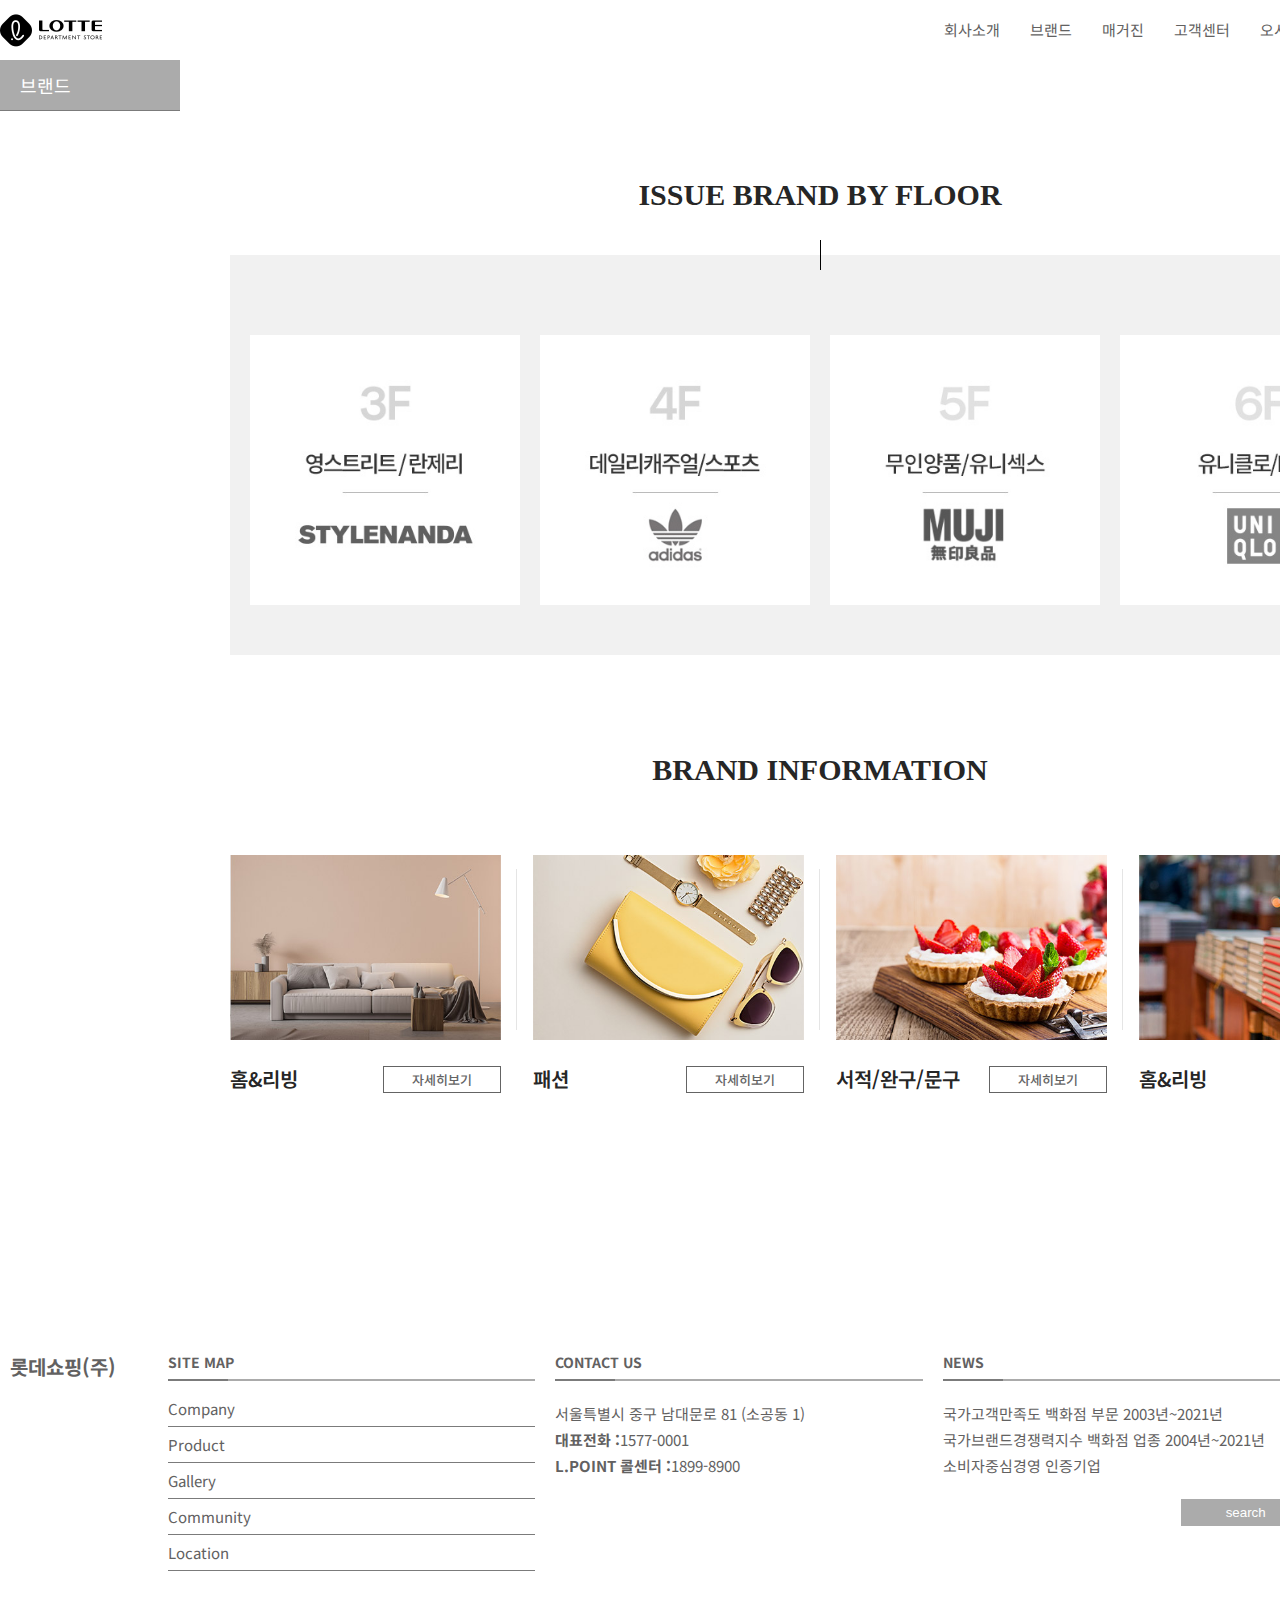
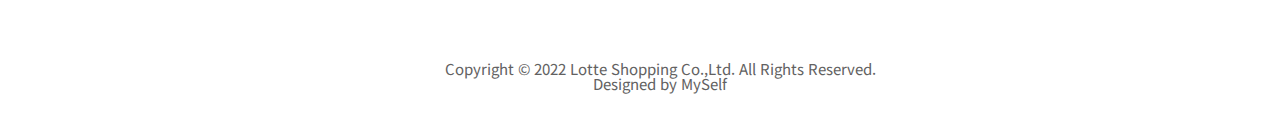
<file: product/product.html>
<!DOCTYPE html>
<html lang="ko" dir="ltr">
  <head>
    <meta charset="utf-8">
    <meta name="viewport" content="width=device-width, initial-scale=1, maximum-scale=1, minimum-scale=1, user-scalable=no">
    <title>롯데백화점</title>
    <link rel="stylesheet" href="../css/style.min.css">
    <script type="text/javascript" src="../js/jquery.min.js"></script>
    <script type="text/javascript" src="../js/common.js"></script>
  </head>
  <body class="subpage product">
    <div id="wrap">
      <header id="header">
        <!--로고-->
        <h1 id="top-logo">
          <a href="../index.html">롯데백화점</a>
        </h1>
        <!--메인메뉴-->
        <nav id="top-nav">
          <ul>
            <li>
              <a href="../company/introduce.html">회사소개</a>
              <ul class="sub-menu">
                <li><a href="../company/introduce.html">백화점소개</a></li>
                <li><a href="../company/ci.html">CI</a></li>
                <li><a href="../company/history.html">연혁</a></li>
              </ul>
            </li>
            <li><a href="../product/product.html">브랜드</a></li>
            <li><a href="../gallery/gallery.html">매거진</a></li>
            <li>
              <a href="../community/notice.html">고객센터</a>
              <ul class="sub-menu">
                <li><a href="../community/notice.html">공지사항</a></li>
                <li><a href="../community/faq.html">자주하는 질문</a></li>
              </ul>
            </li>
            <li><a href="../location/location.html">오시는 길</a></li>
          </ul>
        </nav>
      </header>
      <main>
        <!-- 메인배너 -->
      <div class="container">
          <!-- 왼쪽 메뉴 -->
          <aside id="lnb">
            <ul>
              <li><a class="on" href="../product/product.html">브랜드</a></li>
            </ul>
          </aside>
          <!-- 컨텐츠 본문 영역 -->
          <div class="content">
            <div class="young_brands">
              <h2 class="h2_tit">ISSUE BRAND BY FLOOR</h2>
              <div class="brand_wrap">
                <div class="bx-wrapper">
                  <div class="bx-viewport" aria-live="polite">
                    <ul class="brand_slider">
                      <li class="bx-clone">
                        <a href="#">
                          <div class="dim"></div>
                          <img src="../img/product/floor_info_02.jpg">
                        </a>
                      </li>
                      <li class="bx-clone">
                        <a href="#">
                          <div class="dim"></div>
                          <img src="../img/product/floor_info_03.jpg">
                        </a>
                      </li>
                      <li class="bx-clone">
                        <a href="#">
                          <div class="dim"></div>
                          <img src="../img/product/floor_info_04.jpg">
                        </a>
                      </li>
                      <li class="bx-clone">
                        <a href="#">
                          <div class="dim"></div>
                          <img src="../img/product/floor_info_05.jpg">
                        </a>
                      </li>
                      <li class="bx-clone">
                        <a href="#">
                          <div class="dim"></div>
                          <img src="../img/product/floor_info_06.jpg">
                        </a>
                      </li>
                    </ul>
                  </div>
                </div>
              </div>
            </div>
            <div class="elcubeMain_cate">
              <div class="top_box">
                <h2 class="h2_tit">BRAND INFORMATION</h2>
              </div>
              <div class="cate_list">
                <ul>
                  <li>
                    <div class="thumb">
                      <img src="../img/product/elcube_cate_01.jpg">
                    </div>
                    <div class="txt_box">
                      <span>홈&리빙</span>
                      <a href="#">자세히보기</a>
                    </div>
                  </li>
                  <li>
                    <div class="thumb">
                      <img src="../img/product/elcube_cate_02.jpg">
                    </div>
                    <div class="txt_box">
                      <span>패션</span>
                      <a href="#">자세히보기</a>
                    </div>
                  </li>
                  <li>
                    <div class="thumb">
                      <img src="../img/product/elcube_cate_03.jpg">
                    </div>
                    <div class="txt_box">
                      <span>서적/완구/문구</span>
                      <a href="#">자세히보기</a>
                    </div>
                  </li>
                  <li>
                    <div class="thumb">
                      <img src="../img/product/elcube_cate_04.jpg">
                    </div>
                    <div class="txt_box">
                      <span>홈&리빙</span>
                      <a href="#">자세히보기</a>
                    </div>
                  </li>
                </ul>
              </div>
            </div>
          </div>
        </div>
      </main>
      <footer id="footer">
        <!-- footer 상단 영역 -->
        <div class="footer-top">
          <div class="container">
            <div class="row">
              <div class="column footer-logo">
                <!-- footer logo -->
                <h3>롯데쇼핑(주)</h3>
              </div>
              <div class="column">
                <!-- site map -->
                <h4>site map</h4>
                <ul>
                  <li><a href="./company/introduce.html">Company</a></li>
                  <li><a href="./product/product.html">Product</a></li>
                  <li><a href="./gallery/gallery.html">Gallery</a></li>
                  <li><a href="./community/notice.html">Community</a></li>
                  <li><a href="./location/location.html">Location</a></li>
                </ul>
              </div>
              <div class="column">
                <!-- contact us -->
                <h4>contact us</h4>
                <p>
                  서울특별시 중구 남대문로 81 (소공동 1)<br>
                  <strong>대표전화 :</strong><a href="tel:+82-10-0000-0000">1577-0001<br></a>
                  <strong>L.POINT 콜센터 :</strong><a href="tel:+82-10-0000-0000">1899-8900</a>
                </p>
              </div>
              <div class="column news">
                <!-- news -->
                <h4>news</h4>
                <p>국가고객만족도 백화점 부문 2003년~2021년<br>
                 국가브랜드경쟁력지수 백화점 업종 2004년~2021년<br>
                 소비자중심경영 인증기업
                </p>
                <form>
                  <input type="text" name="search"><input type="submit" value="search">
                </form>
              </div>
            </div>
          </div>
        </div>
        <!-- footer 하단 영역 -->
        <div class="container">
          <div class="copyright">
            Copyright &copy 2022 Lotte Shopping Co.,Ltd. All Rights Reserved.
          </div>
          <div class="credits">
            Designed by <a href="mailto:aaa@naver.com">MySelf</a>
          </div>
        </div>
      </footer>
    </div>
  </body>
</html>
</file>
<file: css/style.min.css>
@import url("https://fonts.googleapis.com/css2?family=Noto+Sans+KR:wght@100;300;400;500;700;900&display=swap");*,*::before,*::after{margin:0;padding:0;border:0;box-sizing:border-box}html,body{height:100%}body{background:#fff;color:#626161;font-family:'Noto Sans KR', sans-serif;font-size:15px;line-height:1;color:#262626}html,body,p,dl,dd,dt,ul,li,h1,h2,h3,h4,h5,h6{margin:0;padding:0}li{list-style:none}a{text-decoration:none;color:#626161}a:hover{color:#000}.gbtn{position:relative;box-sizing:border-box;font-size:13px;padding:5px 36px;text-align:center;color:#656565;border:1px solid #ababab;top:60px}.gbtn:hover{color:white;background:#ababab}.box{display:flex}.box .items{box-sizing:border-box;padding:50px;flex:100%;flex-shrink:0;font-size:18px}.box .items .title{font-size:26px}.box .items img{width:100%}.box.items_2 .items{flex:50%}table{width:100%;table-layout:fixed;border-collapse:collapse}table+.gbtn{margin-top:20px}table+.gbtn.right{float:right}th{padding:20px 15px;text-align:left;font-weight:500;font-size:16px;color:#000;text-transform:uppercase;border-bottom:1px solid #000}td{padding:26px 5px 29px;height:30px;text-align:left;vertical-align:middle;font-size:16px;font-weight:400;color:#626161;border-bottom:1px solid #7b7b7b}.tbl-header{border-top:3px solid #000;border-bottom:1px solid #e0e0e0}.tbl-content{margin-top:0}.accordion dl{margin:50px auto}.accordion dl dt{font-size:18px;font-weight:400;color:#000;line-height:24px;background:#fff;border-bottom:1px solid #e0e0e0;padding:26px 64px 29px}.accordion dl dt:first-child{border-top:3px solid #000}.accordion dl dd{height:200px;background:#f1f1f1;line-height:25px}.accordion dl dd p{padding:29px 64px 29px 64px;color:#000;font-size:18px;font-weight:400}.map-info-window{width:150px;text-align:center;padding:6px 0}#wrap{width:1320px;margin:0 auto}#wrap #header{position:relative;height:60px}#wrap #header #top-logo{float:left}#wrap #header #top-logo a{display:block;width:102px;height:60px;line-height:60px;background:url("../img/gnb_ci.png") no-repeat 0 0;background-position:center;background-size:102px 33px;text-indent:-9999px}#wrap #header #top-nav{position:relative;height:60px;float:right}#wrap #header #top-nav ul{float:left}#wrap #header #top-nav ul li{position:relative;float:left;margin-left:30px}#wrap #header #top-nav ul li:first-child{margin-left:0}#wrap #header #top-nav ul li a{display:inline-block;width:100%;height:100%;line-height:60px}#wrap #header #top-nav ul li:hover .sub-menu{visibility:visible;top:100%;opacity:1}#wrap #header #top-nav ul li .sub-menu{position:absolute;border:1px solid #7b7b7b;visibility:hidden;top:calc( 100% - 3px);opacity:0;transition:.3s;z-index:500}#wrap #header #top-nav ul li .sub-menu li{width:100%;margin:0;background:white;box-sizing:border-box;padding:0 10px;min-width:150px;transition:.3s}#wrap #header #top-nav ul li .sub-menu li:hover{background:#ababab}#wrap #header #top-nav ul li .sub-menu li:hover a{color:white}#wrap #header #top-nav ul li .sub-menu li a{height:40px;line-height:40px}#wrap main{min-height:calc( 100vh - (60px + 80px + 51px))}#wrap #footer{margin-top:50px;color:#626161}#wrap #footer>.container{padding:30px 0;text-align:center}#wrap #footer .container .row{display:flex;justify-content:center;flex-wrap:wrap}#wrap #footer .container .row .column{flex:25%;padding:0 10px;margin-bottom:30px;box-sizing:border-box}#wrap #footer .container .row .column.news p{margin-bottom:20px}#wrap #footer .container .row .column.news input[type=text]{border:0;padding:6px 0;width:65%;box-sizing:border-box}#wrap #footer .container .row .column.news input[type=submit]{border:0;padding:6px 0;width:35%;background:#ababab;color:white;cursor:pointer}#wrap #footer .container .row .column.footer-logo{flex:100px}#wrap #footer .container .row .column.footer-logo h3{font-size:20px;padding:2px 0 2px 0;line-height:1;font-weight:700}#wrap #footer .container .row .column h4{position:relative;font-size:14px;font-weight:700;text-transform:uppercase;padding-bottom:12px;margin-bottom:20px}#wrap #footer .container .row .column h4:before,#wrap #footer .container .row .column h4:after{content:'';position:absolute;left:0;bottom:0;height:2px}#wrap #footer .container .row .column h4:before{right:0;background:#ababab}#wrap #footer .container .row .column h4:after{width:60px;background:#7b7b7b}#wrap #footer .container .row .column ul li{border-bottom:1px solid #7b7b7b;padding:10px 0}#wrap #footer .container .row .column ul li:nth-child(1){padding-top:0}#wrap #footer .container .row .column p{line-height:26px;font-size:15px}#wrap #footer .footer-top{padding:60px 0 30px}.mainbanner{height:550px;background:url("../img/main_banner_2.jpg");background-repeat:no-repeat;background-size:cover}.inner:nth-child(1){margin-top:50px}.inner .box.items_2{margin-top:70px}.inner .box.items_2 .items{margin-top:70px}.inner .box.items_2 .items p+a{margin-top:50px}.inner .box.items_2 .culture_title{position:relative;width:268px;height:145px;top:0;right:0;left:0;margin:0;background:url("../img/move_tit_culture.jpg") 0% 0% no-repeat;background-size:100%;z-index:-11}.inner .box.items_2 .gallery_title{position:relative;width:387px;height:123px;top:0;background:url("../img/move_tit_gallery.jpg") 0% 0% no-repeat;background-size:100%;z-index:-11}.inner .box.items_2 .txt01{position:relative;width:100%;font-size:20px;line-height:20px;color:#9c9c9c;padding-top:42px;padding-left:0;font-weight:300}.inner .box.items_2 .txt02{position:relative;width:100%;font-size:34px;line-height:34px;padding-top:30px;padding-left:0;color:#252525;font-weight:500}.inner .box.items_2 .txt03{position:relative;width:100%;font-size:18px;line-height:26px;color:#9c9c9c;padding-top:16px;padding-left:0;letter-spacing:-1.2px;font-weight:300}.inner .box.items_2 .right{float:right;width:50%;min-height:625px;height:auto;padding-left:194px;padding-top:30px}.inner .box.items_2 .right .sns_title{width:354px;height:143px;top:0;background:url("../img/move_tit_sns.png") no-repeat;background-size:100%;z-index:-11}.main_mvg{top:0;position:relative;width:100%;height:570px;margin:50px auto 100px auto}.main_mvg .inner{position:relative;display:block;width:1180px;height:100%;box-sizing:border-box;margin:0 auto}.main_mvg .inner .mvg_title{position:relative;display:block;width:88px;height:34px;background:url("../img/move_tit_mvg.png") top center no-repeat;background-size:100% auto}.main_mvg .inner .mvg_img{position:relative;display:block;width:100%;height:auto;padding-top:20px}.main_mvg .inner .txt02{position:relative;font-size:34px;line-height:40px;padding-top:12px;color:#252525;font-weight:500}.main_mvg .inner .txt03{position:relative;font-size:18px;line-height:18px;color:#9c9c9c;padding-top:22px;padding-left:3px;letter-spacing:-1.2px;font-weight:300}.main_mvg .inner .gbtn{position:absolute;width:124px;height:30px;top:102px;left:89.6%;text-align:center;padding:6px 0;font-size:13px;color:#959595}.main_mvg .inner .gbtn:hover{color:white;background:#ababab}.main_sns .right{padding-top:50px !important}.main_sns .right .btn-list-wrap{width:100%;height:auto;padding:72px 0 0 0}.main_sns .right .btn-list-wrap ul li{position:relative;display:inline-block;width:72px;height:87px;padding:0;margin-right:26px}body.subpage main .container{display:flex}body.subpage main .container #lnb{flex:230px;flex-shrink:0;flex-grow:0;box-sizing:border-box;padding-right:50px}body.subpage main .container #lnb ul li{border-bottom:1px solid #7b7b7b}body.subpage main .container #lnb ul li a{display:inline-block;width:100%;height:100%;line-height:50px;font-size:18px;box-sizing:border-box;transition:0.5s}body.subpage main .container #lnb ul li a:hover{padding-left:20px}body.subpage main .container #lnb ul li a.on{color:white;background:#ababab;padding-left:20px}body.subpage main .container .sub-title+.inner .tbl-header{margin-top:50px}body.subpage main .container .sub-title span{position:relative;display:inline-block;padding-bottom:8px;line-height:43px}body.subpage main .container .sub-title span::after{content:'';position:absolute;height:3px;background:#7b7b7b;bottom:0;left:0;right:0}body.subpage main .container .inner+.inner{margin-top:50px;padding-top:50px;border-top:1px solid #7b7b7b}body.subpage main .container .inner .box{flex-wrap:wrap}body.subpage.introduce .container .content .inner+.inner{border-top:none}body.subpage.introduce .container .content .breadcrumb{display:block;position:relative;width:700px;margin-left:0;padding:40px 20px 14px 20px;border-bottom:1px solid #000;z-index:3}body.subpage.introduce .container .content .breadcrumb .tit{display:inline-block;font-size:27px;color:#000;line-height:40px;font-weight:700}body.subpage.introduce .container .content .box_top{display:block;position:relative;width:1240px;height:700px;margin:0 auto;padding-top:78px}body.subpage.introduce .container .content .box_top p{display:block;position:relative}body.subpage.introduce .container .content .box_top p img{vertical-align:middle}body.subpage.introduce .container .content .box_top:after{content:'';display:block;clear:both;position:absolute;top:-30px;left:550px;width:800px;height:800px;z-index:1;background:url("../img/company/bg_01.png") no-repeat 50% 0;background-size:contain}body.subpage.introduce .container .content .box_company{display:block;position:relative;padding:150px 90px 150px 0;text-align:right}body.subpage.introduce .container .content .box_company:before{content:'';display:block;position:absolute;top:0;left:0;width:948px;height:440px;z-index:1;background:url("../img/company/img_company.jpg") no-repeat 0 18px}body.subpage.introduce .container .content .box_company .box_shadow{display:inline-block;position:relative;width:550px;height:300px;padding:50px;box-shadow:0px 15px 25px 5px rgba(0,0,0,0.2);border-radius:5px;background-color:#fff;text-align:left;z-index:2;left:90px;top:50px}body.subpage.introduce .container .content .box_company .box_shadow .txt02{display:block;position:relative;font-size:27px;color:#000;line-height:40px;font-weight:700}body.subpage.introduce .container .content .box_company .box_shadow .txt02+.tit_list{margin-top:18px}body.subpage.introduce .container .content .box_company .box_shadow .tit_list .item{display:block;position:relative;padding-left:85px}body.subpage.introduce .container .content .box_company .box_shadow .tit_list .item .tit{display:block;position:absolute;top:0;left:0;width:80px;font-size:18px;color:#000;line-height:36px;font-weight:normal}body.subpage.introduce .container .content .box_company .box_shadow .tit_list .item .txt{display:block;font-size:18px;color:#000;line-height:36px;font-weight:300}body.subpage.introduce .container .content .line_tit{display:block;position:relative;margin-top:10px;padding-left:12px;font-size:42px;color:#000;line-height:62px;font-weight:700}body.subpage.introduce .container .content .line_tit:before{content:'';display:block;clear:both;position:absolute;top:30px;left:-100%;width:100%;height:2px;background:#000}body.subpage.ci .container .content .inner+.inner{border-top:none}body.subpage.ci .container .content .breadcrumb{display:block;position:relative;width:700px;margin-left:0;padding:40px 20px 14px 20px;border-bottom:1px solid #000;z-index:3}body.subpage.ci .container .content .breadcrumb .tit{display:inline-block;font-size:27px;color:#000;line-height:40px;font-weight:700}body.subpage.ci .container .content .box_top{display:block;position:relative;width:1240px;height:700px;margin:0 auto;padding-top:78px}body.subpage.ci .container .content .box_top p{display:block;position:relative}body.subpage.ci .container .content .box_top p img{vertical-align:middle}body.subpage.ci .container .content .box_top .txt{margin-top:48px;font-size:18px;color:#666;line-height:30px}body.subpage.ci .container .content .box_top:after{content:'';display:block;clear:both;position:absolute;top:-30px;left:550px;width:800px;height:800px;z-index:1;background:url("../img/ci/bg_03.png") no-repeat 50% 0;background-size:contain}body.subpage.ci .container .content .section .line_tit{display:block;position:relative;margin-top:129px;padding-left:12px;font-size:42px;color:#000;line-height:62px;font-weight:700}body.subpage.ci .container .content .section .line_tit:before{content:'';display:block;clear:both;position:absolute;top:30px;left:-100%;width:100%;height:2px;background:#000}body.subpage.ci .container .content .section .line_tit+.txt02{margin-top:54px}body.subpage.ci .container .content .section .line_tit+.box_graphic{margin-top:54px}body.subpage.ci .container .content .section .line_tit.first{margin-top:0}body.subpage.ci .container .content .section .txt02{display:block;position:relative;font-size:27px;color:#000;line-height:40px;font-weight:700}body.subpage.ci .container .content .section .ci_mark{display:block;margin-top:27px}body.subpage.ci .container .content .section .ci_mark img{vertical-align:middle}body.subpage.ci .container .content .section .ci_mark+.txt01{margin-top:15px}body.subpage.ci .container .content .section .txt01{display:block;position:relative;font-size:18px;color:#000;line-height:30px}body.subpage.ci .container .content .section .box_graphic{display:block;position:relative;font-size:0}body.subpage.ci .container .content .section .box_graphic .item{display:inline-block;vertical-align:top}body.subpage.ci .container .content .section .box_graphic .item:last-child{margin-left:60px}body.subpage.ci .container .content .section .box_graphic .item .img_box{margin-top:15px}body.subpage.ci .container .content .section .box_graphic+.txt01{margin-top:34px;margin-bottom:40px}body.subpage.history .container .content .inner+.inner{border-top:none}body.subpage.history .container .content .breadcrumb{display:block;position:relative;width:700px;margin-left:0;padding:40px 20px 14px 20px;border-bottom:1px solid #000;z-index:3}body.subpage.history .container .content .breadcrumb .tit{display:inline-block;font-size:27px;color:#000;line-height:40px;font-weight:700}body.subpage.history .container .content .box_top{display:block;position:relative;width:1240px;height:700px;margin:0 auto;padding-top:78px}body.subpage.history .container .content .box_top p{display:block;position:relative}body.subpage.history .container .content .box_top p img{vertical-align:middle}body.subpage.history .container .content .box_top .txt{margin-top:48px;font-size:18px;color:#666;line-height:30px}body.subpage.history .container .content .box_top:after{content:'';display:block;clear:both;position:absolute;top:-30px;left:550px;width:800px;height:800px;z-index:1;background:url("../img/history/bg_02.png") no-repeat 50% 0;background-size:contain}body.subpage.history .container .content .section .line_tit{display:block;position:relative;margin-top:129px;padding-left:12px;font-size:42px;color:#000;line-height:62px;font-weight:700}body.subpage.history .container .content .section .line_tit:before{content:'';display:block;clear:both;position:absolute;top:30px;left:-100%;width:100%;height:2px;background:#000}body.subpage.history .container .content .section .line_tit.first{margin-top:0}body.subpage.history .container .content .section .txt01{display:block;position:relative;font-size:18px;color:#000;line-height:30px;margin-top:12px}body.subpage.history .container .content .section .box_history{display:block;position:relative;overflow:hidden;font-size:0;margin-top:54px}body.subpage.history .container .content .section .box_history .box_img{display:inline-block;vertical-align:top}body.subpage.history .container .content .section .box_history .box_img .tab_history{display:block;position:relative;width:530px;font-size:0;margin-right:90px}body.subpage.history .container .content .section .box_history .box_img .tab_history.on{padding-top:238px}body.subpage.history .container .content .section .box_history .box_img .tab_history .item{display:inline-block;width:106px;text-align:center;vertical-align:top}body.subpage.history .container .content .section .box_history .box_img .tab_history .item:before{content:'';display:block;position:absolute;clear:both;width:1px;height:18px;margin-top:12px;background-color:#e5e5e5}body.subpage.history .container .content .section .box_history .box_img .tab_history .item:nth-child(5n+1):before{display:none}body.subpage.history .container .content .section .box_history .box_img .tab_history .item .box{display:none;position:absolute;top:0;left:0;width:530px;height:220px}body.subpage.history .container .content .section .box_history .box_img .tab_history .item a{display:inline-block;position:relative;font-size:18px;color:#888;line-height:40px}body.subpage.history .container .content .section .box_history .box_img .tab_history .item.active .box{display:block;position:absolute;top:0;left:0;width:530px;height:220px}body.subpage.history .container .content .section .box_history .box_img .tab_history .item.active .box img{width:100%;height:100%}body.subpage.history .container .content .section .box_history .box_img .tab_history .item.active a{font-size:27px;color:#000;font-weight:700}body.subpage.history .container .content .section .box_history .box_img .tab_history .item.active a:after{content:'';display:block;position:absolute;bottom:0;left:0;clear:both;width:100%;height:3px;background-color:#98816e}body.subpage.history .container .content .section .box_history .box_info{display:inline-block;width:620px;vertical-align:top}body.subpage.history .container .content .section .box_history .box_info .history_list{display:block;position:relative;margin-top:-21px}body.subpage.history .container .content .section .box_history .box_info .history_list:before{content:'';display:block;clear:both;position:absolute;top:0;left:5px;width:2px;height:100%;background-color:rgba(0,0,0,0.2)}body.subpage.history .container .content .section .box_history .box_info .history_list .item{display:block;position:relative;padding:21px 0 21px 160px}body.subpage.history .container .content .section .box_history .box_info .history_list .item:first-child:before{content:'';display:block;clear:both;position:absolute;top:0;left:5px;width:2px;height:31px;background-color:#fff}body.subpage.history .container .content .section .box_history .box_info .history_list .item:last-child:before{content:'';display:block;clear:both;position:absolute;top:43px;left:5px;width:2px;height:100%;background-color:#fff}body.subpage.history .container .content .section .box_history .box_info .history_list .item:after{content:'';display:block;clear:both;position:absolute;top:31px;left:0;width:12px;height:12px;border-radius:100%;background-color:#98816e}body.subpage.history .container .content .section .box_history .box_info .history_list .item .tit{display:block;position:absolute;top:21px;left:24px;width:120px;font-size:18px;color:#000;line-height:30px;font-weight:700}body.subpage.history .container .content .section .box_history .box_info .history_list .item .txt{display:block;position:relative;font-size:18px;color:#444;line-height:30px}body.subpage.product .container .content{display:block;position:relative;max-width:1840px;margin:0 auto}body.subpage.product .container .content .young_brands{padding:120px 0 0}body.subpage.product .container .content .young_brands .h2_tit{position:relative;margin-bottom:70px;font-family:'Maison';font-size:30px;font-weight:800;line-height:30px;text-align:center}body.subpage.product .container .content .young_brands .h2_tit:after{content:'';display:block;position:absolute;bottom:-60px;left:50%;width:1px;height:30px;background-color:#000}body.subpage.product .container .content .young_brands .brand_wrap{display:block;width:1180px;height:400px;margin:-25px auto 0 auto;padding:80px 0 0 0;background-color:#f1f1f1}body.subpage.product .container .content .young_brands .brand_wrap .bx-wrapper{max-width:1720px;display:block;position:relative;margin:0 auto}body.subpage.product .container .content .young_brands .brand_wrap .bx-wrapper .bx-viewport{width:100%;overflow:hidden;position:relative;height:270px}body.subpage.product .container .content .young_brands .brand_wrap .bx-wrapper .bx-viewport .brand_slider{margin-left:-270px}body.subpage.product .container .content .young_brands .brand_wrap .bx-wrapper .bx-viewport .brand_slider li{overflow:hidden;padding:0;float:left;list-style:none;position:relative;width:270px;margin-right:20px}body.subpage.product .container .content .young_brands .brand_wrap .bx-wrapper .bx-viewport .brand_slider li .dim{display:none;width:270px;height:270px}body.subpage.product .container .content .young_brands .brand_wrap .bx-wrapper .bx-viewport .brand_slider li img{display:block;width:270px;height:270px;background:#fff}body.subpage.product .container .content .elcubeMain_cate{padding-top:100px}body.subpage.product .container .content .elcubeMain_cate .top_box{width:100%;margin:0 auto;padding-bottom:60px}body.subpage.product .container .content .elcubeMain_cate .top_box .h2_tit{position:relative;font-family:'Maison';font-size:30px;font-weight:800;line-height:30px;text-align:center}body.subpage.product .container .content .elcubeMain_cate .cate_list{position:relative;display:block;width:1180px;height:400px;padding-top:10px;margin:0 auto}body.subpage.product .container .content .elcubeMain_cate .cate_list ul{position:relative;display:flex;justify-content:space-between}body.subpage.product .container .content .elcubeMain_cate .cate_list ul li{position:relative;width:23%;max-width:420px;height:289px}body.subpage.product .container .content .elcubeMain_cate .cate_list ul li .thumb{width:100%;display:block}body.subpage.product .container .content .elcubeMain_cate .cate_list ul li .thumb img{width:100%;height:auto}body.subpage.product .container .content .elcubeMain_cate .cate_list ul li .txt_box{width:100%;display:flex;justify-content:space-between;padding-top:25px}body.subpage.product .container .content .elcubeMain_cate .cate_list ul li .txt_box span{font-size:20px;line-height:26px;font-weight:600}body.subpage.product .container .content .elcubeMain_cate .cate_list ul li .txt_box a{font-size:13px;line-height:13px;color:#646464;font-weight:500;padding:6px 28px;border:1px solid #646464}body.subpage.product .container .content .elcubeMain_cate .cate_list ul li::after{position:absolute;content:'';top:0;margin-left:105.4%;margin-top:5%;width:1px;height:56%;background:#e5e5e5}body.subpage.gallery .container .content{display:block;position:relative;max-width:1840px;margin:0 auto}body.subpage.gallery .container .content .magazine{display:block;position:relative;margin-top:80px;padding-bottom:20px}body.subpage.gallery .container .content .magazine .inner{display:block;position:relative;width:1180px;margin:0 auto}body.subpage.gallery .container .content .magazine .inner .sel_top .tab_wrap::after{content:'';display:block;clear:both}body.subpage.gallery .container .content .magazine .inner .sel_top .tab_wrap li{position:relative;float:left}body.subpage.gallery .container .content .magazine .inner .sel_top .tab_wrap li a{display:inline-block;position:relative;padding:10px 0 17px;font-size:24px;color:#999;line-height:24px;font-weight:400}body.subpage.gallery .container .content .magazine .inner .sel_top .tab_wrap li.on a{color:#000;font-weight:700}body.subpage.gallery .container .content .magazine .inner .sel_top .tab_wrap li.on a:after{content:'';position:absolute;bottom:0;left:0;width:100%;height:3px;background-color:#000}body.subpage.gallery .container .content .magazine .inner .sel_top .tab_wrap li+li{margin-left:50px}body.subpage.gallery .container .content .magazine .tab_con{margin-top:30px}body.subpage.gallery .container .content .magazine .tab_con .item.on{display:block}body.subpage.gallery .container .content .magazine .tab_con .item.on .magazine_box{display:block;position:relative;width:100%;padding-top:80px}body.subpage.gallery .container .content .magazine .tab_con .item.on .magazine_box:before{content:'';display:block;position:absolute;left:0;top:0;clear:both;width:100%;height:551px;background-color:#f1f1f1;z-index:-1}body.subpage.gallery .container .content .magazine .tab_con .item.on .magazine_box .inner{display:block;position:relative;width:1180px;margin:0 auto}body.subpage.gallery .container .content .magazine .tab_con .item.on .magazine_box .inner .magazine_wrap{display:inline-block;position:relative;width:564px;margin-top:50px}body.subpage.gallery .container .content .magazine .tab_con .item.on .magazine_box .inner .magazine_wrap:nth-child(even){margin-right:23px}body.subpage.gallery .container .content .magazine .tab_con .item.on .magazine_box .inner .magazine_wrap .tit{display:block;position:relative;padding-bottom:9px;border-bottom:1px solid #000}body.subpage.gallery .container .content .magazine .tab_con .item.on .magazine_box .inner .magazine_wrap .tit strong{font-size:46px;line-height:60px;color:#000;font-weight:700;vertical-align:top}body.subpage.gallery .container .content .magazine .tab_con .item.on .magazine_box .inner .magazine_wrap .tit span{display:inline-block;margin-left:15px;font-size:24px;line-height:60px;color:#000;vertical-align:top}body.subpage.gallery .container .content .magazine .tab_con .item.on .magazine_box .inner .magazine_wrap .list{display:block;position:relative;margin-top:30px;font-size:0}body.subpage.gallery .container .content .magazine .tab_con .item.on .magazine_box .inner .magazine_wrap .list .item{display:inline-block;position:relative;vertical-align:top}body.subpage.gallery .container .content .magazine .tab_con .item.on .magazine_box .inner .magazine_wrap .list .item .link{display:block;position:relative;outline:0}body.subpage.gallery .container .content .magazine .tab_con .item.on .magazine_box .inner .magazine_wrap .list .item .link .img_box{display:block;position:relative;width:271px;height:387px;border:2px dashed #dadada;background-color:#fff}body.subpage.gallery .container .content .magazine .tab_con .item.on .magazine_box .inner .magazine_wrap .list .item .link .img_box img{position:absolute;top:-2px;left:-2px;width:271px;height:387px;z-index:2}body.subpage.gallery .container .content .magazine .tab_con .item.on .magazine_box .inner .magazine_wrap .list .item .link .img_box img+.info_box{display:none}body.subpage.gallery .container .content .magazine .tab_con .item.on .magazine_box .inner .magazine_wrap .list .item .link .img_box img+.info_box .tit{font-size:36px;line-height:54px;color:#dadada}body.subpage.gallery .container .content .magazine .tab_con .item.on .magazine_box .inner .magazine_wrap .list .item .link .img_box img+.info_box .txt{font-size:14px;color:#999;line-height:24px}body.subpage.gallery .container .content .magazine .tab_con .item.on .magazine_box .inner .magazine_wrap .list .item .link .img_box .info_box{display:block;position:relative;top:135px;text-align:center}body.subpage.gallery .container .content .magazine .tab_con .item.on .magazine_box .inner .magazine_wrap .list .item .link .img_box .info_box .tit{font-size:46px;line-height:68px;font-weight:700}body.subpage.gallery .container .content .magazine .tab_con .item.on .magazine_box .inner .magazine_wrap .list .item .link .img_box .info_box .txt{font-size:18px;color:#999;line-height:24px}body.subpage.gallery .container .content .magazine .tab_con .item.on .magazine_box .inner .magazine_wrap .list .item .link .title{display:block;position:relative;margin-top:22px;font-size:24px;color:#3b3d49}body.subpage.gallery .container .content .magazine .tab_con .item.on .magazine_box .inner .magazine_wrap .list .item:first-child{margin-right:22px}body.subpage.gallery .container .content .magazine .tab_con .item.on .magazine_box .inner .magazine_wrap.full2{width:100%;margin-top:0;padding:0 0 80px 590px}body.subpage.gallery .container .content .magazine .tab_con .item.on .magazine_box .inner .magazine_wrap.full2 .tit{display:block;position:absolute;left:30px;top:0;border-bottom:none;text-align:left}body.subpage.gallery .container .content .magazine .tab_con .item.on .magazine_box .inner .magazine_wrap.full2 .tit strong{display:inline-block;padding-bottom:20px;border-bottom:2px solid #000;font-size:70px;color:#000;font-weight:700}body.subpage.gallery .container .content .magazine .tab_con .item.on .magazine_box .inner .magazine_wrap.full2 .tit span{display:block;margin-left:0;padding-top:20px;font-size:36px;color:#000;font-weight:300}body.subpage.gallery .container .content .magazine .tab_con .item.on .magazine_box .inner .magazine_wrap.full2 .list .item .link{margin-top:-54px;padding-top:54px}body.subpage.gallery .container .content .magazine .tab_con .item.on .magazine_box .inner .magazine_wrap.full2 .list .item .link .img_box{display:block;position:relative;width:350px;height:502px;border:2px dashed #dadada;background-color:#fff}body.subpage.gallery .container .content .magazine .tab_con .item.on .magazine_box .inner .magazine_wrap.full2 .list .item .link .img_box .badge{display:block;position:absolute;top:-54px;left:0;font-size:24px;color:#bd2323;font-weight:700}body.subpage.gallery .container .content .magazine .tab_con .item.on .magazine_box .inner .magazine_wrap.full2 .list .item .link .img_box img{width:350px;height:502px;box-shadow:0px 25px 35px 0rgb 0 0 0/30%}body.subpage.gallery .container .content .magazine .tab_con .item.on .magazine_box .inner .magazine_wrap.full2 .list .item .link .img_box .info_box{top:205px;display:none}body.subpage.gallery .container .content .magazine .tab_con .item.on .magazine_box .inner .magazine_wrap.full2 .list .item .link .img_box .info_box .tit{font-size:46px;line-height:68px;font-weight:700}body.subpage.gallery .container .content .magazine .tab_con .item.on .magazine_box .inner .magazine_wrap.full2 .list .item .link .img_box .info_box .txt{font-size:18px;color:#999;line-height:24px}body.subpage.gallery .container .content .magazine .tab_con .item.on .magazine_box .inner .magazine_wrap.full2 .list .item .link .title{position:absolute;top:0;width:100%;margin-top:0;font-size:24px;font-weight:700;text-align:right;z-index:4}body.subpage.gallery .container .content .magazine .tab_con .item.on .magazine_box .inner .magazine_wrap.full2 .list .item:first-child{margin-right:0;margin-left:0}body.subpage.notice .container .content .notice_visual{display:block;height:300px;background:#000 url("../img/notice/voc_bg.jpg") no-repeat 50% 0;text-align:center}body.subpage.notice .container .content .notice_visual .inner{height:220px;padding:60px 0 0}body.subpage.notice .container .content .notice_visual .inner .tit{font-size:46px;line-height:46px;color:#fff;font-weight:700}body.subpage.notice .container .content .notice_visual .inner .txt{margin-top:30px;font-size:18px;line-height:26px;color:#fff;font-weight:400}body.subpage.notice .container .content .tblTop_box{margin:60px auto 0}body.subpage.notice .container .content .tblTop_box .rightTop_box{float:right}body.subpage.notice .container .content .tblTop_box .rightTop_box .select01{display:inline-block;position:relative;min-width:100px;height:40px;padding:4px 25px 10px 0;border-bottom:1px solid #000;border-top:0;border-left:0;border-right:0;font-size:18px;color:#000}body.subpage.notice .container .content .tblTop_box .rightTop_box .search_box01{display:inline-block;position:relative;width:300px;padding-right:40px;background-color:#fff;border-bottom:1px solid #000;vertical-align:top;margin-left:16px}body.subpage.notice .container .content .tblTop_box .rightTop_box .search_box01 input{width:100%;padding:7px 10px 8px;background-color:#fff;font-size:18px;line-height:24px;border:0;color:#999}body.subpage.notice .container .content .tblTop_box .rightTop_box .search_box01 .search_btn{position:absolute;top:-1px;right:0;width:40px;height:40px;background:#fff url("../img/notice/sitemap_search.png") no-repeat 50% 50%;vertical-align:top;cursor:pointer}body.subpage.notice .container .content .tblTop_box .rightTop_box .search_box01 .search_btn .blind{position:absolute;top:0;left:0;overflow:hidden;width:0 !important;height:0 !important;font-size:0 !important;line-height:0 !important}body.subpage.notice .container .content .tblTop_box::after{content:'';display:block;clear:both}body.subpage.notice .container .content .tbl_box .paging{margin-top:30px;text-align:center;padding-bottom:40px !important}body.subpage.notice .container .content .tbl_box .paging .btn{display:inline-block;width:41px;height:41px}body.subpage.notice .container .content .tbl_box .paging .btn.prev{margin-right:15px;background:url("../img/notice/arrow_left.png") no-repeat}body.subpage.notice .container .content .tbl_box .paging .btn.next{margin-left:15px;background:url("../img/notice/arrow_right.png") no-repeat}body.subpage.notice .container .content .tbl_box .paging .btn a{display:inline-block;width:41px;height:41px}body.subpage.notice .container .content .tbl_box .paging strong{display:inline-block;width:auto;height:40px;padding:0 15px;font-size:18px;line-height:38px;color:#000;font-weight:700;vertical-align:top}body.subpage.notice .container .content .tbl_box .paging a{display:inline-block;width:auto;height:40px;padding:0 15px;font-size:18px;line-height:38px;color:#999;font-weight:400;vertical-align:top}body.subpage.notice .container .content .tbl_box .paging .blind{position:absolute;top:0;left:0;overflow:hidden;width:0 !important;height:0 !important;font-size:0 !important;line-height:0 !important}body.subpage.faq .container .content .notice_visual{display:block;height:300px;background:#000 url("../img/notice/voc_bg.jpg") no-repeat 50% 0;text-align:center}body.subpage.faq .container .content .notice_visual .inner{height:220px;padding:60px 0 0}body.subpage.faq .container .content .notice_visual .inner .tit{font-size:46px;line-height:46px;color:#fff;font-weight:700}body.subpage.faq .container .content .notice_visual .inner .txt{margin-top:30px;font-size:18px;line-height:26px;color:#fff;font-weight:400}body.subpage.faq .container .content .tblTop_box{margin:60px auto 0}body.subpage.faq .container .content .tblTop_box .rightTop_box{float:right}body.subpage.faq .container .content .tblTop_box .rightTop_box .search_box01{display:inline-block;position:relative;width:300px;padding-right:40px;background-color:#fff;border-bottom:1px solid #000;vertical-align:top;margin-left:16px}body.subpage.faq .container .content .tblTop_box .rightTop_box .search_box01 input{width:100%;padding:7px 10px 8px;background-color:#fff;font-size:18px;line-height:24px;border:0;color:#999}body.subpage.faq .container .content .tblTop_box .rightTop_box .search_box01 .search_btn{position:absolute;top:-1px;right:0;width:40px;height:40px;background:#fff url("../img/notice/sitemap_search.png") no-repeat 50% 50%;vertical-align:top;cursor:pointer}body.subpage.faq .container .content .tblTop_box .rightTop_box .search_box01 .search_btn .blind{position:absolute;top:0;left:0;overflow:hidden;width:0 !important;height:0 !important;font-size:0 !important;line-height:0 !important}body.subpage.faq .container .content .tblTop_box::after{content:'';display:block;clear:both}body.subpage.faq .container .content .inner .paging{margin-top:30px;text-align:center;padding-bottom:40px !important}body.subpage.faq .container .content .inner .paging .btn{display:inline-block;width:41px;height:41px}body.subpage.faq .container .content .inner .paging .btn.prev{margin-right:15px;background:url("../img/notice/arrow_left.png") no-repeat}body.subpage.faq .container .content .inner .paging .btn.next{margin-left:15px;background:url("../img/notice/arrow_right.png") no-repeat}body.subpage.faq .container .content .inner .paging .btn a{display:inline-block;width:41px;height:41px}body.subpage.faq .container .content .inner .paging strong{display:inline-block;width:auto;height:40px;padding:0 15px;font-size:18px;line-height:38px;color:#000;font-weight:700;vertical-align:top}body.subpage.faq .container .content .inner .paging a{display:inline-block;width:auto;height:40px;padding:0 15px;font-size:18px;line-height:38px;color:#999;font-weight:400;vertical-align:top}body.subpage.faq .container .content .inner .paging .blind{position:absolute;top:0;left:0;overflow:hidden;width:0 !important;height:0 !important;font-size:0 !important;line-height:0 !important}body.subpage.location .container .content .inner{display:block;position:relative;margin:50px 0 auto;width:1180px}body.subpage.location .container .content .inner p:first-child{position:relative;width:100%;height:auto;text-align:center;font-size:19px;font-weight:600;color:#000}body.subpage.location .container .content .inner .tab_wrap_all{width:100%;text-align:center}body.subpage.location .container .content .inner .tab_wrap_all .tab_wrap02_2{width:260px !important;margin:45px auto}body.subpage.location .container .content .inner .tab_wrap_all .tab_wrap02_2 li{float:left;vertical-align:middle}body.subpage.location .container .content .inner .tab_wrap_all .tab_wrap02_2 li:first-child::after{content:'|';position:relative;left:28%;top:-4px;font-size:14px;color:#9c9c9c;line-height:24px;font-weight:600}body.subpage.location .container .content .inner .tab_wrap_all .tab_wrap02_2 li+li{margin-left:46px}body.subpage.location .container .content .inner .tab_wrap_all .tab_wrap02_2::after{content:'';display:block;clear:both}body.subpage.location .container .content .inner .tab_wrap_all #map{position:relative;width:50%;height:auto;float:left}body.subpage.location .container .content .inner .tab_wrap_all #map img{width:100%;height:auto}body.subpage.location .container .content .inner .tab_wrap_all .tab-content .inner{display:block;position:relative;width:1180px;margin:0 auto}body.subpage.location .container .content .inner .tab_wrap_all .tab-content .inner .map_tab{position:relative;width:50%;max-width:590px;float:right;padding:0 50px}body.subpage.location .container .content .inner .tab_wrap_all .tab-content .inner .map_tab .tabintab{clear:both;position:relative;display:block;width:auto;margin:0 auto}body.subpage.location .container .content .inner .tab_wrap_all .tab-content .inner .map_tab .tabintab li{float:left}body.subpage.location .container .content .inner .tab_wrap_all .tab-content .inner .map_tab .tabintab li img{position:relative;margin:0;padding:0}body.subpage.location .container .content .inner .tab_wrap_all .tab-content .inner .map_tab .tabintab li+li{margin-left:10px}body.subpage.location .container .content .inner .tab_wrap_all .tab-content .inner .map_tab .tab-content01{clear:both;position:relative;display:block;text-align:left;padding-top:16px}body.subpage.location .container .content .inner .tab_wrap_all .tab-content .inner .map_tab .tab-content01 .list_dot01{list-style:none}body.subpage.location .container .content .inner .tab_wrap_all .tab-content .inner .map_tab .tab-content01 .list_dot01 li{position:relative;margin-top:6px;padding-left:12px;font-size:15px;line-height:20px;color:#666;font-weight:500}
</file>
